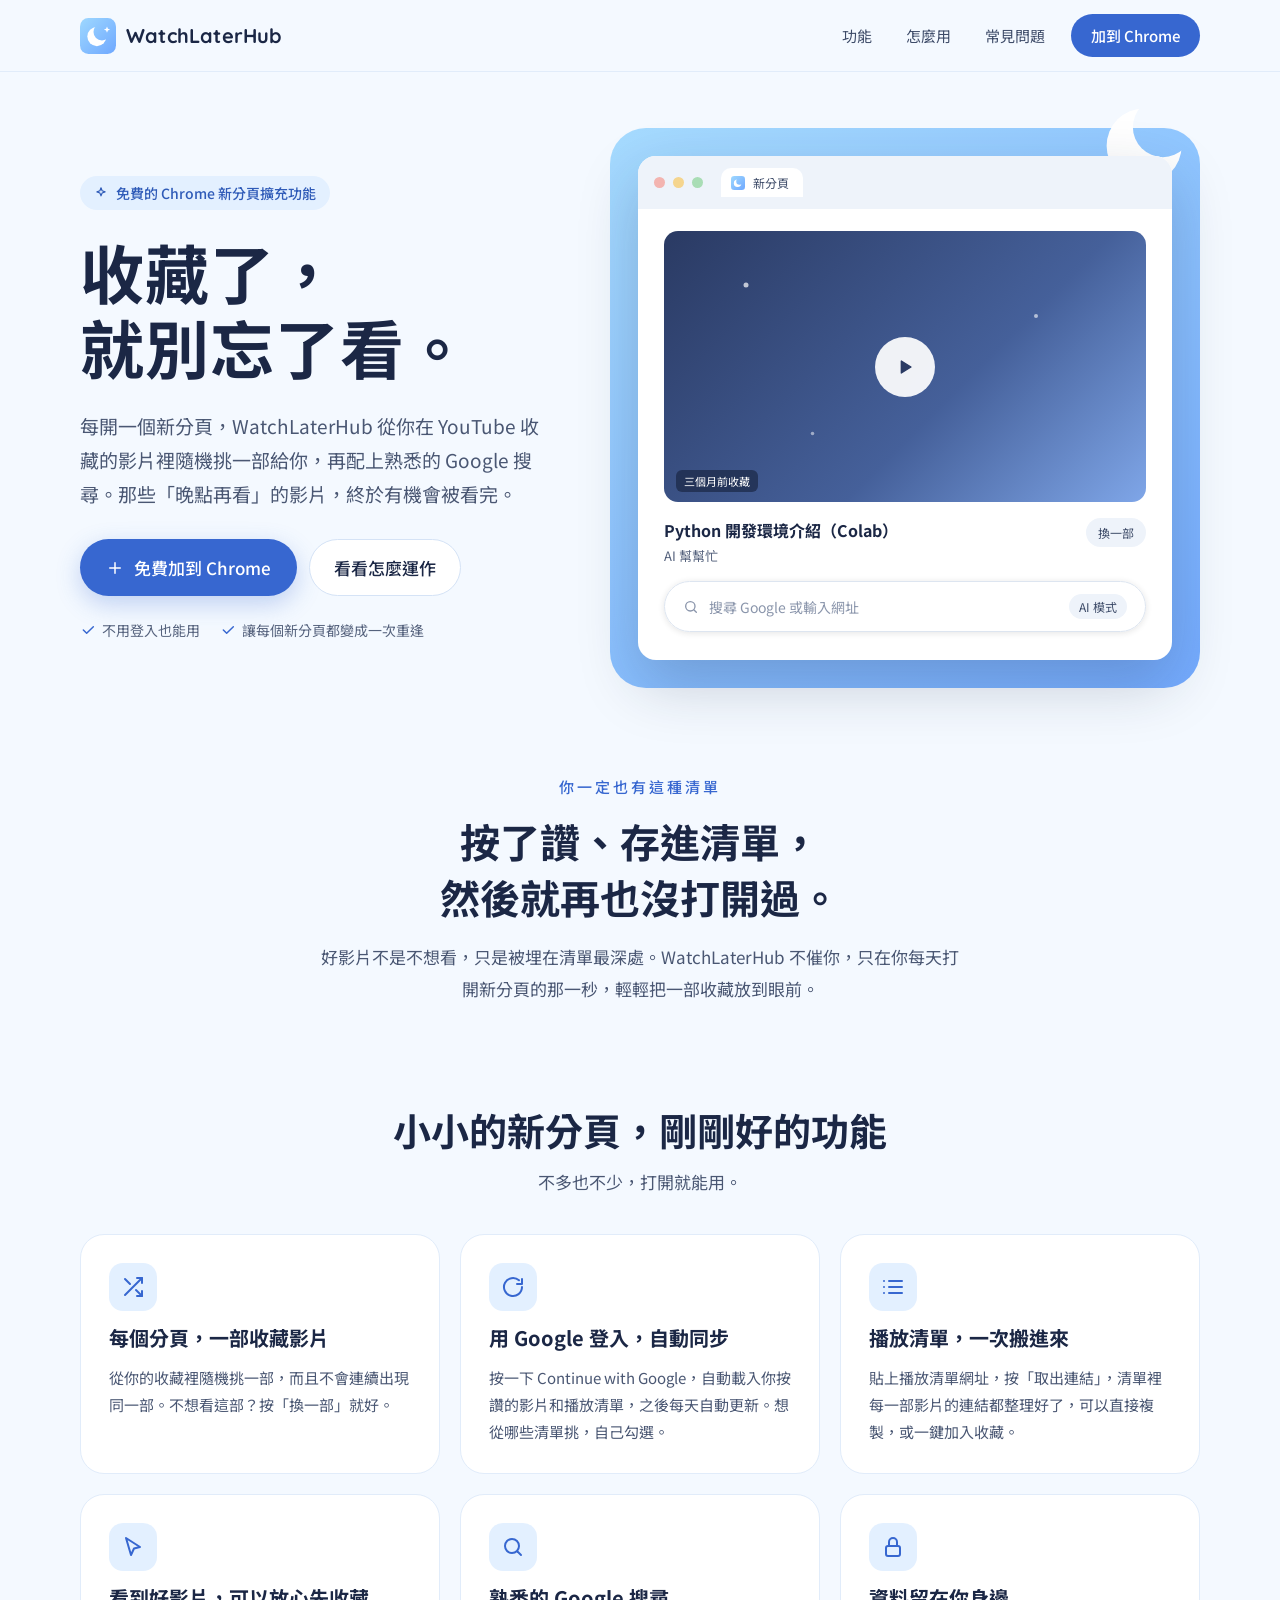
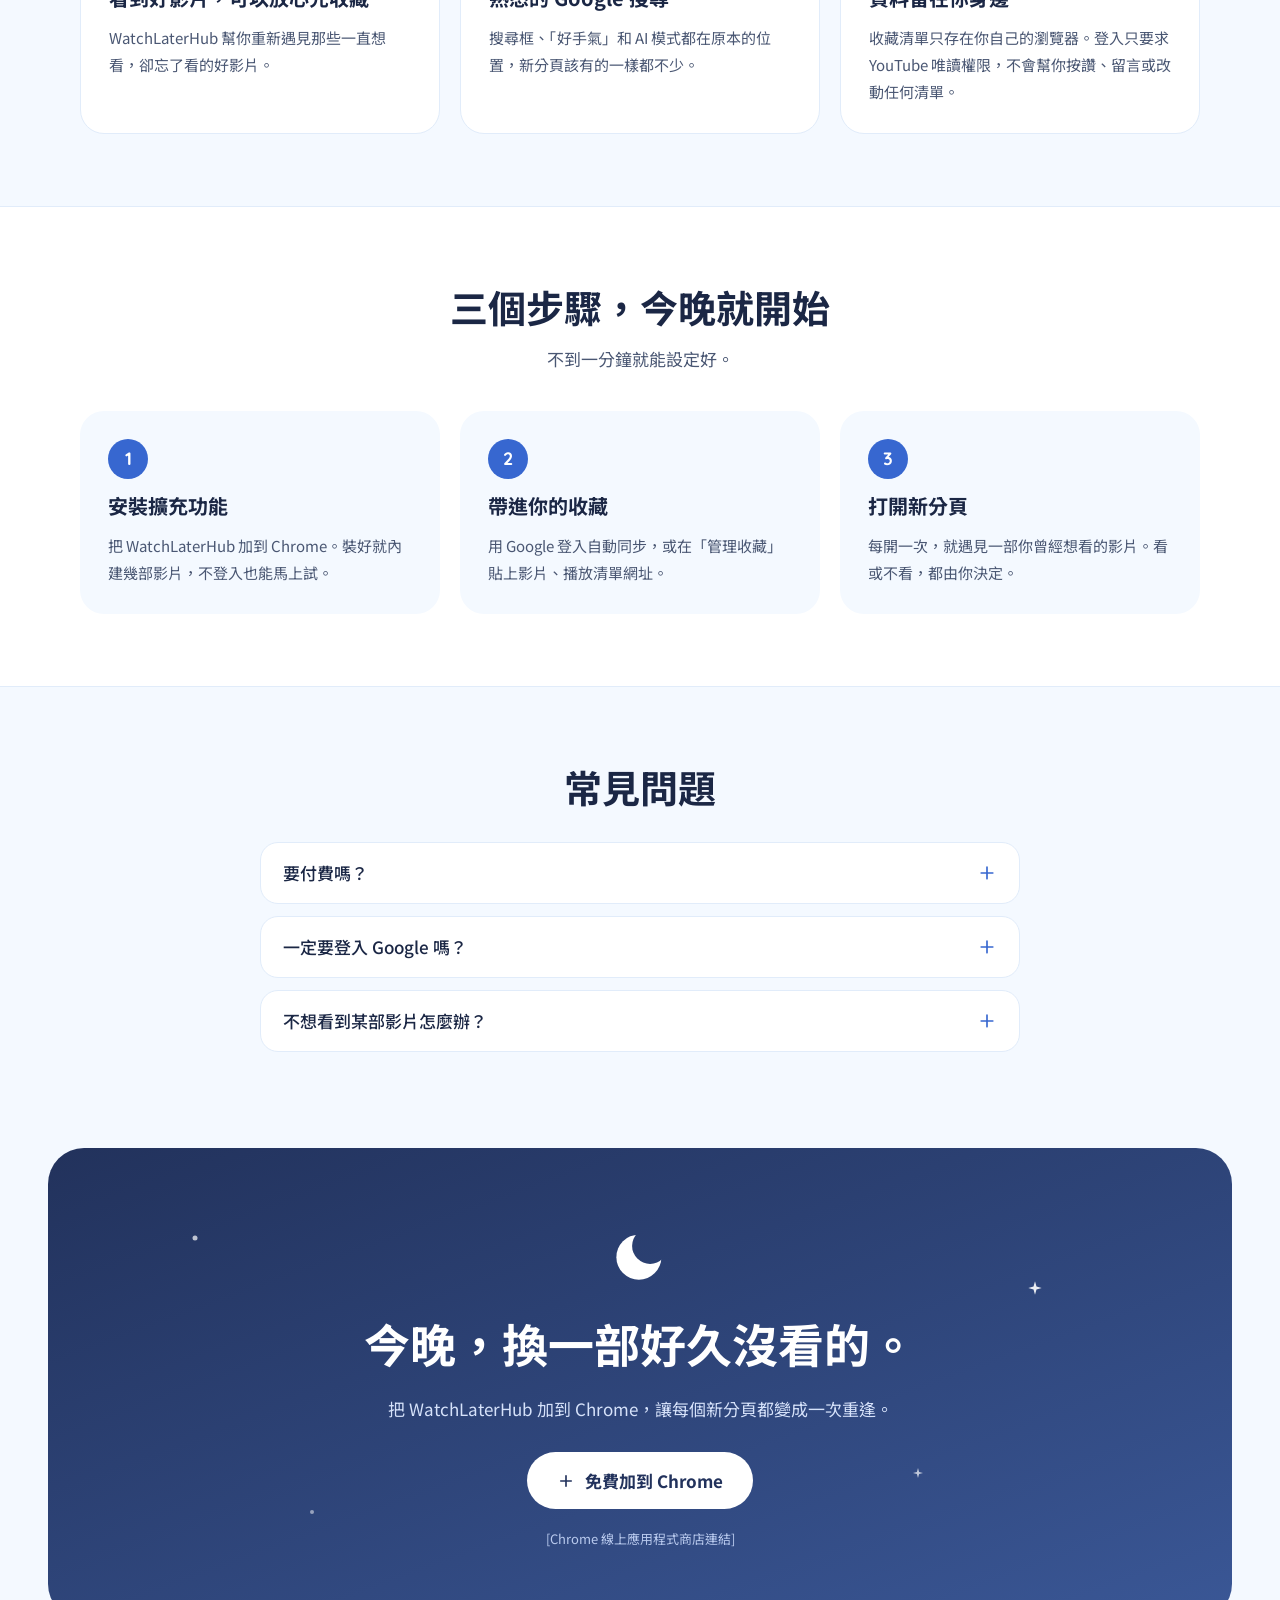
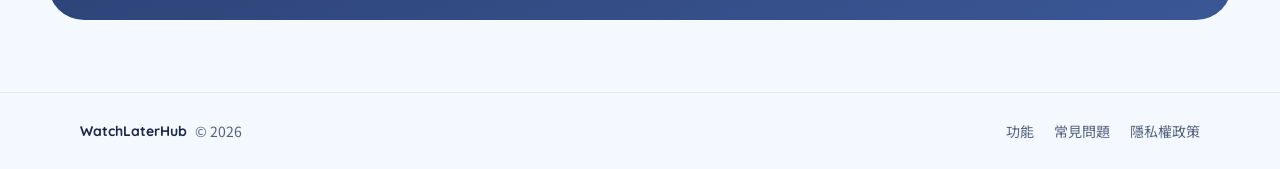
<file: index.html>
<!doctype html>
<html lang="zh-Hant">
<head>
<meta charset="utf-8">
<meta name="viewport" content="width=device-width, initial-scale=1">
<meta name="google-site-verification" content="gFuLxtRhAPD3qSdHiKVdbYt2AKBMPWnvdSPbg5l4kzE" />
<title>WatchLaterHub｜收藏了，就別忘了看</title>
<meta name="description" content="每開一個新分頁，WatchLaterHub 從你在 YouTube 收藏的影片裡隨機挑一部給你，再配上熟悉的 Google 搜尋。免費、開源的 Chrome 擴充功能。">
<meta property="og:title" content="WatchLaterHub｜收藏了，就別忘了看">
<meta property="og:description" content="每開一個新分頁，WatchLaterHub 從你在 YouTube 收藏的影片裡隨機挑一部給你，再配上熟悉的 Google 搜尋。免費、開源的 Chrome 擴充功能。">
<meta property="og:type" content="website">
<meta property="og:image" content="icon128.png">
<link rel="icon" type="image/png" sizes="32x32" href="icon32.png">
<link rel="icon" type="image/png" sizes="16x16" href="icon16.png">
<link rel="apple-touch-icon" href="icon128.png">
<link rel="preconnect" href="https://fonts.googleapis.com">
<link rel="preconnect" href="https://fonts.gstatic.com" crossorigin>
<link rel="stylesheet" href="https://fonts.googleapis.com/css2?family=Noto+Sans+TC:wght@400;500;700&amp;family=Quicksand:wght@600;700&amp;display=swap">
<style>
html{scroll-behavior:smooth}
body{margin:0;background:#F4F9FF;color:#1B2745;font-family:"Noto Sans TC","PingFang TC",sans-serif;-webkit-font-smoothing:antialiased}
a{color:#3767D0}a:hover{color:#2A52A8}
details summary{list-style:none;cursor:pointer}
details summary::-webkit-details-marker{display:none}
details[open] .faq-plus{transform:rotate(45deg)}
.faq-plus{transition:transform .2s}
@media (max-width:640px){.nav-link{display:none}nav{padding:12px 16px !important;flex-wrap:nowrap !important}}
</style>
</head>
<body>
<div style="min-height: 100vh; display: flex; flex-direction: column; background: #F4F9FF;">

<!-- 導覽列 -->
<header style="position: sticky; top: 0; z-index: 5; background: rgba(244, 249, 255, 0.88); backdrop-filter: blur(10px); border-bottom: 1px solid #E1ECFA;">
<nav style="max-width: 1120px; margin: 0 auto; padding: 14px 24px; display: flex; align-items: center; justify-content: space-between; gap: 16px; flex-wrap: wrap;">
<a href="#top" style="display: flex; align-items: center; gap: 10px; text-decoration: none; color: #1B2745;">
<svg width="36" height="36" viewBox="0 0 128 128" aria-hidden="true"><defs><linearGradient id="lg1" x1="0" y1="0" x2="1" y2="1"><stop offset="0" stop-color="#9ED8FF"></stop><stop offset="1" stop-color="#6FA8FF"></stop></linearGradient><mask id="mk1"><rect width="128" height="128" fill="#fff"></rect><circle cx="78" cy="50" r="30" fill="#000"></circle></mask></defs><rect width="128" height="128" rx="30" fill="url(#lg1)"></rect><circle cx="60" cy="66" r="34" fill="#fff" mask="url(#mk1)"></circle><path d="M96 30 l3.2 7.8 7.8 3.2 -7.8 3.2 -3.2 7.8 -3.2 -7.8 -7.8 -3.2 7.8 -3.2 Z" fill="#fff"></path></svg>
<span style="font-family: Quicksand, sans-serif; font-weight: 700; font-size: 20px; letter-spacing: 0.2px;">WatchLaterHub</span>
</a>
<div style="display: flex; align-items: center; gap: 6px; flex-wrap: wrap;">
<a class="nav-link" href="#features" style="padding: 10px 14px; border-radius: 999px; text-decoration: none; color: #3D4B68; font-size: 15px;">功能</a>
<a class="nav-link" href="#how" style="padding: 10px 14px; border-radius: 999px; text-decoration: none; color: #3D4B68; font-size: 15px;">怎麼用</a>
<a class="nav-link" href="#faq" style="padding: 10px 14px; border-radius: 999px; text-decoration: none; color: #3D4B68; font-size: 15px;">常見問題</a>
<a href="#install" style="margin-left: 6px; padding: 11px 20px; border-radius: 999px; background: #3767D0; color: #FFFFFF; text-decoration: none; font-size: 15px; font-weight: 500;">加到 Chrome</a>
</div>
</nav>
</header>

<!-- 主視覺 -->
<section id="top" style="padding: 56px 24px 40px;">
<div style="max-width: 1120px; margin: 0 auto; display: flex; flex-wrap: wrap; align-items: center; gap: 56px;">
<div style="flex: 1 1 400px; display: flex; flex-direction: column; gap: 24px;">
<div style="align-self: flex-start; display: flex; align-items: center; gap: 8px; padding: 7px 14px; border-radius: 999px; background: #E3F0FF; color: #2F5BB8; font-size: 14px; font-weight: 500;">
<svg width="14" height="14" viewBox="0 0 24 24" fill="none" stroke="currentColor" stroke-width="2" stroke-linecap="round" stroke-linejoin="round" aria-hidden="true"><path d="M12 3l1.9 5.1L19 10l-5.1 1.9L12 17l-1.9-5.1L5 10l5.1-1.9z"></path></svg>
免費的 Chrome 新分頁擴充功能
</div>
<h1 style="margin: 0; font-size: clamp(38px, 5.6vw, 64px); line-height: 1.18; font-weight: 700; letter-spacing: 1px;">收藏了，<br>就別忘了看。</h1>
<p style="margin: 0; max-width: 520px; font-size: 19px; line-height: 1.8; color: #4A5773;">每開一個新分頁，WatchLaterHub 從你在 YouTube 收藏的影片裡隨機挑一部給你，再配上熟悉的 Google 搜尋。那些「晚點再看」的影片，終於有機會被看完。</p>
<div style="display: flex; flex-wrap: wrap; gap: 12px; margin-top: 4px;">
<a href="#install" style="display: flex; align-items: center; gap: 10px; padding: 15px 26px; border-radius: 999px; background: #3767D0; color: #FFFFFF; text-decoration: none; font-size: 17px; font-weight: 500; box-shadow: 0 8px 24px rgba(55, 103, 208, 0.28);">
<svg width="18" height="18" viewBox="0 0 24 24" fill="none" stroke="currentColor" stroke-width="2" stroke-linecap="round" stroke-linejoin="round" aria-hidden="true"><path d="M12 5v14M5 12h14"></path></svg>
免費加到 Chrome
</a>
<a href="#how" style="display: flex; align-items: center; padding: 15px 24px; border-radius: 999px; background: #FFFFFF; color: #1B2745; text-decoration: none; font-size: 17px; font-weight: 500; border: 1px solid #D5E3F6;">看看怎麼運作</a>
</div>
<div style="display: flex; flex-wrap: wrap; gap: 20px; color: #55627D; font-size: 14px;">
<span style="display: flex; align-items: center; gap: 6px;"><svg width="16" height="16" viewBox="0 0 24 24" fill="none" stroke="#3767D0" stroke-width="2.2" stroke-linecap="round" stroke-linejoin="round" aria-hidden="true"><path d="M5 12l5 5L20 7"></path></svg>不用登入也能用</span>
<span style="display: flex; align-items: center; gap: 6px;"><svg width="16" height="16" viewBox="0 0 24 24" fill="none" stroke="#3767D0" stroke-width="2.2" stroke-linecap="round" stroke-linejoin="round" aria-hidden="true"><path d="M5 12l5 5L20 7"></path></svg>讓每個新分頁都變成一次重逢</span>
</div>
</div>

<!-- 新分頁示意 -->
<div style="flex: 1 1 460px; position: relative; padding: 28px; border-radius: 36px; background: linear-gradient(145deg, #A6DBFF 0%, #74ABFF 100%);">
<svg width="120" height="120" viewBox="0 0 128 128" aria-hidden="true" style="position: absolute; top: -44px; right: -6px;"><defs><mask id="mk2"><rect width="128" height="128" fill="#fff"></rect><circle cx="82" cy="46" r="32" fill="#000"></circle></mask></defs><circle cx="62" cy="66" r="40" fill="#FFFFFF" mask="url(#mk2)"></circle></svg>
<svg width="18" height="18" viewBox="0 0 24 24" aria-hidden="true" style="position: absolute; top: 34px; left: 30px;"><path d="M12 2l2.2 7.8L22 12l-7.8 2.2L12 22l-2.2-7.8L2 12l7.8-2.2z" fill="#FFFFFF"></path></svg>
<svg width="12" height="12" viewBox="0 0 24 24" aria-hidden="true" style="position: absolute; bottom: 30px; right: 36px;"><path d="M12 2l2.2 7.8L22 12l-7.8 2.2L12 22l-2.2-7.8L2 12l7.8-2.2z" fill="#FFFFFF"></path></svg>
<div style="position: relative; z-index: 1; border-radius: 18px; background: #FFFFFF; overflow: hidden; box-shadow: 0 24px 60px rgba(27, 39, 69, 0.22);">
<div style="display: flex; align-items: center; gap: 8px; padding: 12px 16px; background: #EEF3FA;">
<span style="width: 11px; height: 11px; border-radius: 50%; background: #F3B4B0;"></span>
<span style="width: 11px; height: 11px; border-radius: 50%; background: #F5D58E;"></span>
<span style="width: 11px; height: 11px; border-radius: 50%; background: #A9DDB5;"></span>
<div style="margin-left: 10px; display: flex; align-items: center; gap: 8px; padding: 6px 14px 6px 10px; border-radius: 10px 10px 0 0; background: #FFFFFF; font-size: 12px; color: #3D4B68;">
<svg width="14" height="14" viewBox="0 0 128 128" aria-hidden="true"><defs><linearGradient id="lg3" x1="0" y1="0" x2="1" y2="1"><stop offset="0" stop-color="#9ED8FF"></stop><stop offset="1" stop-color="#6FA8FF"></stop></linearGradient><mask id="mk3"><rect width="128" height="128" fill="#fff"></rect><circle cx="78" cy="50" r="30" fill="#000"></circle></mask></defs><rect width="128" height="128" rx="30" fill="url(#lg3)"></rect><circle cx="60" cy="66" r="34" fill="#fff" mask="url(#mk3)"></circle></svg>
新分頁
</div>
</div>
<div style="padding: 22px 26px 28px; display: flex; flex-direction: column; gap: 16px;">
<div style="position: relative; aspect-ratio: 16 / 9; border-radius: 14px; background: linear-gradient(135deg, #2A3A63 0%, #45609A 60%, #7FA6E8 100%); display: flex; align-items: center; justify-content: center; overflow: hidden;">
<svg width="10" height="10" viewBox="0 0 24 24" aria-hidden="true" style="position: absolute; top: 18%; left: 16%;"><circle cx="12" cy="12" r="6" fill="#FFFFFF" opacity="0.7"></circle></svg>
<svg width="8" height="8" viewBox="0 0 24 24" aria-hidden="true" style="position: absolute; top: 30%; right: 22%;"><circle cx="12" cy="12" r="6" fill="#FFFFFF" opacity="0.6"></circle></svg>
<svg width="7" height="7" viewBox="0 0 24 24" aria-hidden="true" style="position: absolute; bottom: 24%; left: 30%;"><circle cx="12" cy="12" r="6" fill="#FFFFFF" opacity="0.5"></circle></svg>
<div style="width: 60px; height: 60px; border-radius: 50%; background: rgba(255, 255, 255, 0.92); display: flex; align-items: center; justify-content: center;">
<svg width="22" height="22" viewBox="0 0 24 24" aria-hidden="true"><path d="M8 5.5v13l10.5-6.5z" fill="#2A3A63" stroke="#2A3A63" stroke-width="1.5" stroke-linejoin="round"></path></svg>
</div>
<span style="position: absolute; left: 12px; bottom: 10px; padding: 3px 8px; border-radius: 6px; background: rgba(27, 39, 69, 0.7); color: #FFFFFF; font-size: 11px;">三個月前收藏</span>
</div>
<div style="display: flex; align-items: flex-start; justify-content: space-between; gap: 12px;">
<div style="display: flex; flex-direction: column; gap: 4px;">
<span style="font-size: 16px; font-weight: 700; color: #1B2745;">Python 開發環境介紹（Colab）</span>
<span style="font-size: 13px; color: #55627D;">AI 幫幫忙</span>
</div>
<span style="flex: none; padding: 6px 12px; border-radius: 999px; background: #EEF3FA; font-size: 12px; color: #3D4B68;">換一部</span>
</div>
<div style="display: flex; align-items: center; gap: 10px; padding: 12px 18px; border-radius: 999px; border: 1px solid #DDE5F0; box-shadow: 0 1px 6px rgba(32, 33, 36, 0.12); color: #8A95AB; font-size: 14px;">
<svg width="16" height="16" viewBox="0 0 24 24" fill="none" stroke="#8A95AB" stroke-width="2" stroke-linecap="round" aria-hidden="true"><circle cx="11" cy="11" r="7"></circle><path d="M20 20l-3.5-3.5"></path></svg>
<span style="flex: 1;">搜尋 Google 或輸入網址</span>
<span style="padding: 4px 10px; border-radius: 999px; background: #EEF3FA; color: #3D4B68; font-size: 12px;">AI 模式</span>
</div>
</div>
</div>
</div>
</div>
</section>

<!-- 共鳴 -->
<section style="padding: 48px 24px;">
<div style="max-width: 880px; margin: 0 auto; text-align: center; display: flex; flex-direction: column; gap: 16px; align-items: center;">
<p style="margin: 0; font-size: 15px; font-weight: 500; letter-spacing: 3px; color: #3767D0;">你一定也有這種清單</p>
<h2 style="margin: 0; font-size: clamp(28px, 3.6vw, 40px); line-height: 1.4; font-weight: 700;">按了讚、存進清單，<br>然後就再也沒打開過。</h2>
<p style="margin: 0; max-width: 640px; font-size: 17px; line-height: 1.9; color: #4A5773;">好影片不是不想看，只是被埋在清單最深處。WatchLaterHub 不催你，只在你每天打開新分頁的那一秒，輕輕把一部收藏放到眼前。</p>
</div>
</section>

<!-- 功能 -->
<section id="features" style="padding: 48px 24px 72px;">
<div style="max-width: 1120px; margin: 0 auto; display: flex; flex-direction: column; gap: 40px;">
<div style="display: flex; flex-direction: column; gap: 12px; align-items: center; text-align: center;">
<h2 style="margin: 0; font-size: clamp(28px, 3.4vw, 38px); font-weight: 700;">小小的新分頁，剛剛好的功能</h2>
<p style="margin: 0; font-size: 17px; color: #4A5773;">不多也不少，打開就能用。</p>
</div>
<div style="display: flex; flex-wrap: wrap; gap: 20px;">

<div style="flex: 1 1 300px; display: flex; flex-direction: column; gap: 12px; padding: 28px; border-radius: 24px; background: #FFFFFF; border: 1px solid #E1ECFA;">
<div style="width: 48px; height: 48px; border-radius: 14px; background: #E3F0FF; display: flex; align-items: center; justify-content: center;">
<svg width="24" height="24" viewBox="0 0 24 24" fill="none" stroke="#3767D0" stroke-width="2" stroke-linecap="round" stroke-linejoin="round" aria-hidden="true"><path d="M16 3h5v5"></path><path d="M4 20L21 3"></path><path d="M21 16v5h-5"></path><path d="M15 15l6 6"></path><path d="M4 4l5 5"></path></svg>
</div>
<h3 style="margin: 0; font-size: 20px; font-weight: 700;">每個分頁，一部收藏影片</h3>
<p style="margin: 0; font-size: 15px; line-height: 1.8; color: #4A5773;">從你的收藏裡隨機挑一部，而且不會連續出現同一部。不想看這部？按「換一部」就好。</p>
</div>

<div style="flex: 1 1 300px; display: flex; flex-direction: column; gap: 12px; padding: 28px; border-radius: 24px; background: #FFFFFF; border: 1px solid #E1ECFA;">
<div style="width: 48px; height: 48px; border-radius: 14px; background: #E3F0FF; display: flex; align-items: center; justify-content: center;">
<svg width="24" height="24" viewBox="0 0 24 24" fill="none" stroke="#3767D0" stroke-width="2" stroke-linecap="round" stroke-linejoin="round" aria-hidden="true"><path d="M21 12a9 9 0 1 1-3-6.7"></path><path d="M21 4v5h-5"></path></svg>
</div>
<h3 style="margin: 0; font-size: 20px; font-weight: 700;">用 Google 登入，自動同步</h3>
<p style="margin: 0; font-size: 15px; line-height: 1.8; color: #4A5773;">按一下 Continue with Google，自動載入你按讚的影片和播放清單，之後每天自動更新。想從哪些清單挑，自己勾選。</p>
</div>

<div style="flex: 1 1 300px; display: flex; flex-direction: column; gap: 12px; padding: 28px; border-radius: 24px; background: #FFFFFF; border: 1px solid #E1ECFA;">
<div style="width: 48px; height: 48px; border-radius: 14px; background: #E3F0FF; display: flex; align-items: center; justify-content: center;">
<svg width="24" height="24" viewBox="0 0 24 24" fill="none" stroke="#3767D0" stroke-width="2" stroke-linecap="round" stroke-linejoin="round" aria-hidden="true"><path d="M8 6h13"></path><path d="M8 12h13"></path><path d="M8 18h13"></path><path d="M3 6h.01"></path><path d="M3 12h.01"></path><path d="M3 18h.01"></path></svg>
</div>
<h3 style="margin: 0; font-size: 20px; font-weight: 700;">播放清單，一次搬進來</h3>
<p style="margin: 0; font-size: 15px; line-height: 1.8; color: #4A5773;">貼上播放清單網址，按「取出連結」，清單裡每一部影片的連結都整理好了，可以直接複製，或一鍵加入收藏。</p>
</div>

<div style="flex: 1 1 300px; display: flex; flex-direction: column; gap: 12px; padding: 28px; border-radius: 24px; background: #FFFFFF; border: 1px solid #E1ECFA;">
<div style="width: 48px; height: 48px; border-radius: 14px; background: #E3F0FF; display: flex; align-items: center; justify-content: center;">
<svg width="24" height="24" viewBox="0 0 24 24" fill="none" stroke="#3767D0" stroke-width="2" stroke-linecap="round" stroke-linejoin="round" aria-hidden="true"><path d="M5 3l14 9-6 1.5L10 20z"></path></svg>
</div>
<h3 style="margin: 0; font-size: 20px; font-weight: 700;">看到好影片，可以放心先收藏</h3>
<p style="margin: 0; font-size: 15px; line-height: 1.8; color: #4A5773;"> WatchLaterHub 幫你重新遇見那些一直想看，卻忘了看的好影片。</p>
</div>

<div style="flex: 1 1 300px; display: flex; flex-direction: column; gap: 12px; padding: 28px; border-radius: 24px; background: #FFFFFF; border: 1px solid #E1ECFA;">
<div style="width: 48px; height: 48px; border-radius: 14px; background: #E3F0FF; display: flex; align-items: center; justify-content: center;">
<svg width="24" height="24" viewBox="0 0 24 24" fill="none" stroke="#3767D0" stroke-width="2" stroke-linecap="round" aria-hidden="true"><circle cx="11" cy="11" r="7"></circle><path d="M20 20l-3.5-3.5"></path></svg>
</div>
<h3 style="margin: 0; font-size: 20px; font-weight: 700;">熟悉的 Google 搜尋</h3>
<p style="margin: 0; font-size: 15px; line-height: 1.8; color: #4A5773;">搜尋框、「好手氣」和 AI 模式都在原本的位置，新分頁該有的一樣都不少。</p>
</div>

<div style="flex: 1 1 300px; display: flex; flex-direction: column; gap: 12px; padding: 28px; border-radius: 24px; background: #FFFFFF; border: 1px solid #E1ECFA;">
<div style="width: 48px; height: 48px; border-radius: 14px; background: #E3F0FF; display: flex; align-items: center; justify-content: center;">
<svg width="24" height="24" viewBox="0 0 24 24" fill="none" stroke="#3767D0" stroke-width="2" stroke-linecap="round" stroke-linejoin="round" aria-hidden="true"><rect x="5" y="11" width="14" height="10" rx="2"></rect><path d="M8 11V7a4 4 0 0 1 8 0v4"></path></svg>
</div>
<h3 style="margin: 0; font-size: 20px; font-weight: 700;">資料留在你身邊</h3>
<p style="margin: 0; font-size: 15px; line-height: 1.8; color: #4A5773;">收藏清單只存在你自己的瀏覽器。登入只要求 YouTube 唯讀權限，不會幫你按讚、留言或改動任何清單。</p>
</div>

</div>
</div>
</section>

<!-- 怎麼用 -->
<section id="how" style="padding: 72px 24px; background: #FFFFFF; border-top: 1px solid #E1ECFA; border-bottom: 1px solid #E1ECFA;">
<div style="max-width: 1120px; margin: 0 auto; display: flex; flex-direction: column; gap: 40px;">
<div style="display: flex; flex-direction: column; gap: 12px; align-items: center; text-align: center;">
<h2 style="margin: 0; font-size: clamp(28px, 3.4vw, 38px); font-weight: 700;">三個步驟，今晚就開始</h2>
<p style="margin: 0; font-size: 17px; color: #4A5773;">不到一分鐘就能設定好。</p>
</div>
<div style="display: flex; flex-wrap: wrap; gap: 20px;">
<div style="flex: 1 1 280px; display: flex; flex-direction: column; gap: 12px; padding: 28px; border-radius: 24px; background: #F4F9FF;">
<span style="width: 40px; height: 40px; border-radius: 50%; background: #3767D0; color: #FFFFFF; display: flex; align-items: center; justify-content: center; font-family: Quicksand, sans-serif; font-weight: 700; font-size: 18px;">1</span>
<h3 style="margin: 0; font-size: 20px; font-weight: 700;">安裝擴充功能</h3>
<p style="margin: 0; font-size: 15px; line-height: 1.8; color: #4A5773;">把 WatchLaterHub 加到 Chrome。裝好就內建幾部影片，不登入也能馬上試。</p>
</div>
<div style="flex: 1 1 280px; display: flex; flex-direction: column; gap: 12px; padding: 28px; border-radius: 24px; background: #F4F9FF;">
<span style="width: 40px; height: 40px; border-radius: 50%; background: #3767D0; color: #FFFFFF; display: flex; align-items: center; justify-content: center; font-family: Quicksand, sans-serif; font-weight: 700; font-size: 18px;">2</span>
<h3 style="margin: 0; font-size: 20px; font-weight: 700;">帶進你的收藏</h3>
<p style="margin: 0; font-size: 15px; line-height: 1.8; color: #4A5773;">用 Google 登入自動同步，或在「管理收藏」貼上影片、播放清單網址。</p>
</div>
<div style="flex: 1 1 280px; display: flex; flex-direction: column; gap: 12px; padding: 28px; border-radius: 24px; background: #F4F9FF;">
<span style="width: 40px; height: 40px; border-radius: 50%; background: #3767D0; color: #FFFFFF; display: flex; align-items: center; justify-content: center; font-family: Quicksand, sans-serif; font-weight: 700; font-size: 18px;">3</span>
<h3 style="margin: 0; font-size: 20px; font-weight: 700;">打開新分頁</h3>
<p style="margin: 0; font-size: 15px; line-height: 1.8; color: #4A5773;">每開一次，就遇見一部你曾經想看的影片。看或不看，都由你決定。</p>
</div>
</div>
</div>
</section>

<!-- 常見問題 -->
<section id="faq" style="padding: 72px 24px;">
<div style="max-width: 760px; margin: 0 auto; display: flex; flex-direction: column; gap: 28px;">
<h2 style="margin: 0; text-align: center; font-size: clamp(28px, 3.4vw, 38px); font-weight: 700;">常見問題</h2>
<div style="display: flex; flex-direction: column; gap: 12px;">
<details style="border-radius: 18px; background: #FFFFFF; border: 1px solid #E1ECFA; padding: 0 22px;">
<summary style="display: flex; align-items: center; justify-content: space-between; gap: 16px; min-height: 60px; font-size: 17px; font-weight: 500;">要付費嗎？<svg class="faq-plus" width="20" height="20" viewBox="0 0 24 24" fill="none" stroke="#3767D0" stroke-width="2" stroke-linecap="round" aria-hidden="true"><path d="M12 5v14M5 12h14"></path></svg></summary>
<p style="margin: 0 0 20px; font-size: 15px; line-height: 1.8; color: #4A5773;">完全免費。</p>
</details>
<details style="border-radius: 18px; background: #FFFFFF; border: 1px solid #E1ECFA; padding: 0 22px;">
<summary style="display: flex; align-items: center; justify-content: space-between; gap: 16px; min-height: 60px; font-size: 17px; font-weight: 500;">一定要登入 Google 嗎？<svg class="faq-plus" width="20" height="20" viewBox="0 0 24 24" fill="none" stroke="#3767D0" stroke-width="2" stroke-linecap="round" aria-hidden="true"><path d="M12 5v14M5 12h14"></path></svg></summary>
<p style="margin: 0 0 20px; font-size: 15px; line-height: 1.8; color: #4A5773;">不用。你可以手動貼上影片網址，也可以用播放清單網址一次匯入。</p>
</details>
<details style="border-radius: 18px; background: #FFFFFF; border: 1px solid #E1ECFA; padding: 0 22px;">
<summary style="display: flex; align-items: center; justify-content: space-between; gap: 16px; min-height: 60px; font-size: 17px; font-weight: 500;">不想看到某部影片怎麼辦？<svg class="faq-plus" width="20" height="20" viewBox="0 0 24 24" fill="none" stroke="#3767D0" stroke-width="2" stroke-linecap="round" aria-hidden="true"><path d="M12 5v14M5 12h14"></path></svg></summary>
<p style="margin: 0 0 20px; font-size: 15px; line-height: 1.8; color: #4A5773;">在「管理收藏」裡按影片旁的 ✕ 就能移除；也可以取消勾選整個播放清單，不再從那裡挑影片。</p>
</details>
</div>
</div>
</section>

<!-- 行動呼籲：夜空 -->
<section id="install" style="padding: 24px 24px 72px;">
<div style="position: relative; max-width: 1120px; margin: 0 auto; padding: 72px 32px; border-radius: 36px; background: linear-gradient(160deg, #22325C 0%, #3A5796 100%); color: #FFFFFF; text-align: center; overflow: hidden; display: flex; flex-direction: column; align-items: center; gap: 20px;">
<svg width="10" height="10" viewBox="0 0 24 24" aria-hidden="true" style="position: absolute; top: 18%; left: 12%;"><circle cx="12" cy="12" r="6" fill="#FFFFFF" opacity="0.7"></circle></svg>
<svg width="16" height="16" viewBox="0 0 24 24" aria-hidden="true" style="position: absolute; top: 28%; right: 16%;"><path d="M12 2l2.2 7.8L22 12l-7.8 2.2L12 22l-2.2-7.8L2 12l7.8-2.2z" fill="#FFFFFF" opacity="0.9"></path></svg>
<svg width="8" height="8" viewBox="0 0 24 24" aria-hidden="true" style="position: absolute; bottom: 22%; left: 22%;"><circle cx="12" cy="12" r="6" fill="#FFFFFF" opacity="0.5"></circle></svg>
<svg width="12" height="12" viewBox="0 0 24 24" aria-hidden="true" style="position: absolute; bottom: 30%; right: 26%;"><path d="M12 2l2.2 7.8L22 12l-7.8 2.2L12 22l-2.2-7.8L2 12l7.8-2.2z" fill="#FFFFFF" opacity="0.7"></path></svg>
<svg width="72" height="72" viewBox="0 0 128 128" aria-hidden="true"><defs><mask id="mk4"><rect width="128" height="128" fill="#fff"></rect><circle cx="82" cy="46" r="32" fill="#000"></circle></mask></defs><circle cx="62" cy="66" r="40" fill="#FFFFFF" mask="url(#mk4)"></circle></svg>
<h2 style="margin: 0; font-size: clamp(30px, 4vw, 46px); line-height: 1.35; font-weight: 700;">今晚，換一部好久沒看的。</h2>
<p style="margin: 0; max-width: 520px; font-size: 17px; line-height: 1.8; color: #D6E2FA;">把 WatchLaterHub 加到 Chrome，讓每個新分頁都變成一次重逢。</p>
<a href="#" style="margin-top: 8px; display: flex; align-items: center; gap: 10px; padding: 16px 30px; border-radius: 999px; background: #FFFFFF; color: #22325C; text-decoration: none; font-size: 17px; font-weight: 700;">
<svg width="18" height="18" viewBox="0 0 24 24" fill="none" stroke="currentColor" stroke-width="2.2" stroke-linecap="round" stroke-linejoin="round" aria-hidden="true"><path d="M12 5v14M5 12h14"></path></svg>
免費加到 Chrome
</a>
<span style="font-size: 13px; color: #B9CAEE;">[Chrome 線上應用程式商店連結]</span>
</div>
</section>

<!-- 頁尾 -->
<footer style="margin-top: auto; border-top: 1px solid #E1ECFA;">
<div style="max-width: 1120px; margin: 0 auto; padding: 28px 24px; display: flex; flex-wrap: wrap; align-items: center; justify-content: space-between; gap: 16px; font-size: 14px; color: #55627D;">
<span style="display: flex; align-items: center; gap: 8px;"><span style="font-family: Quicksand, sans-serif; font-weight: 700; color: #1B2745;">WatchLaterHub</span>© 2026</span>
<div style="display: flex; gap: 20px; flex-wrap: wrap;">
<a href="#features" style="color: #55627D; text-decoration: none;">功能</a>
<a href="#faq" style="color: #55627D; text-decoration: none;">常見問題</a>
<a href="privacy.html" style="color: #55627D; text-decoration: none;">隱私權政策</a>
</div>
</div>
</footer>

</div>
</body>
</html>
</file>
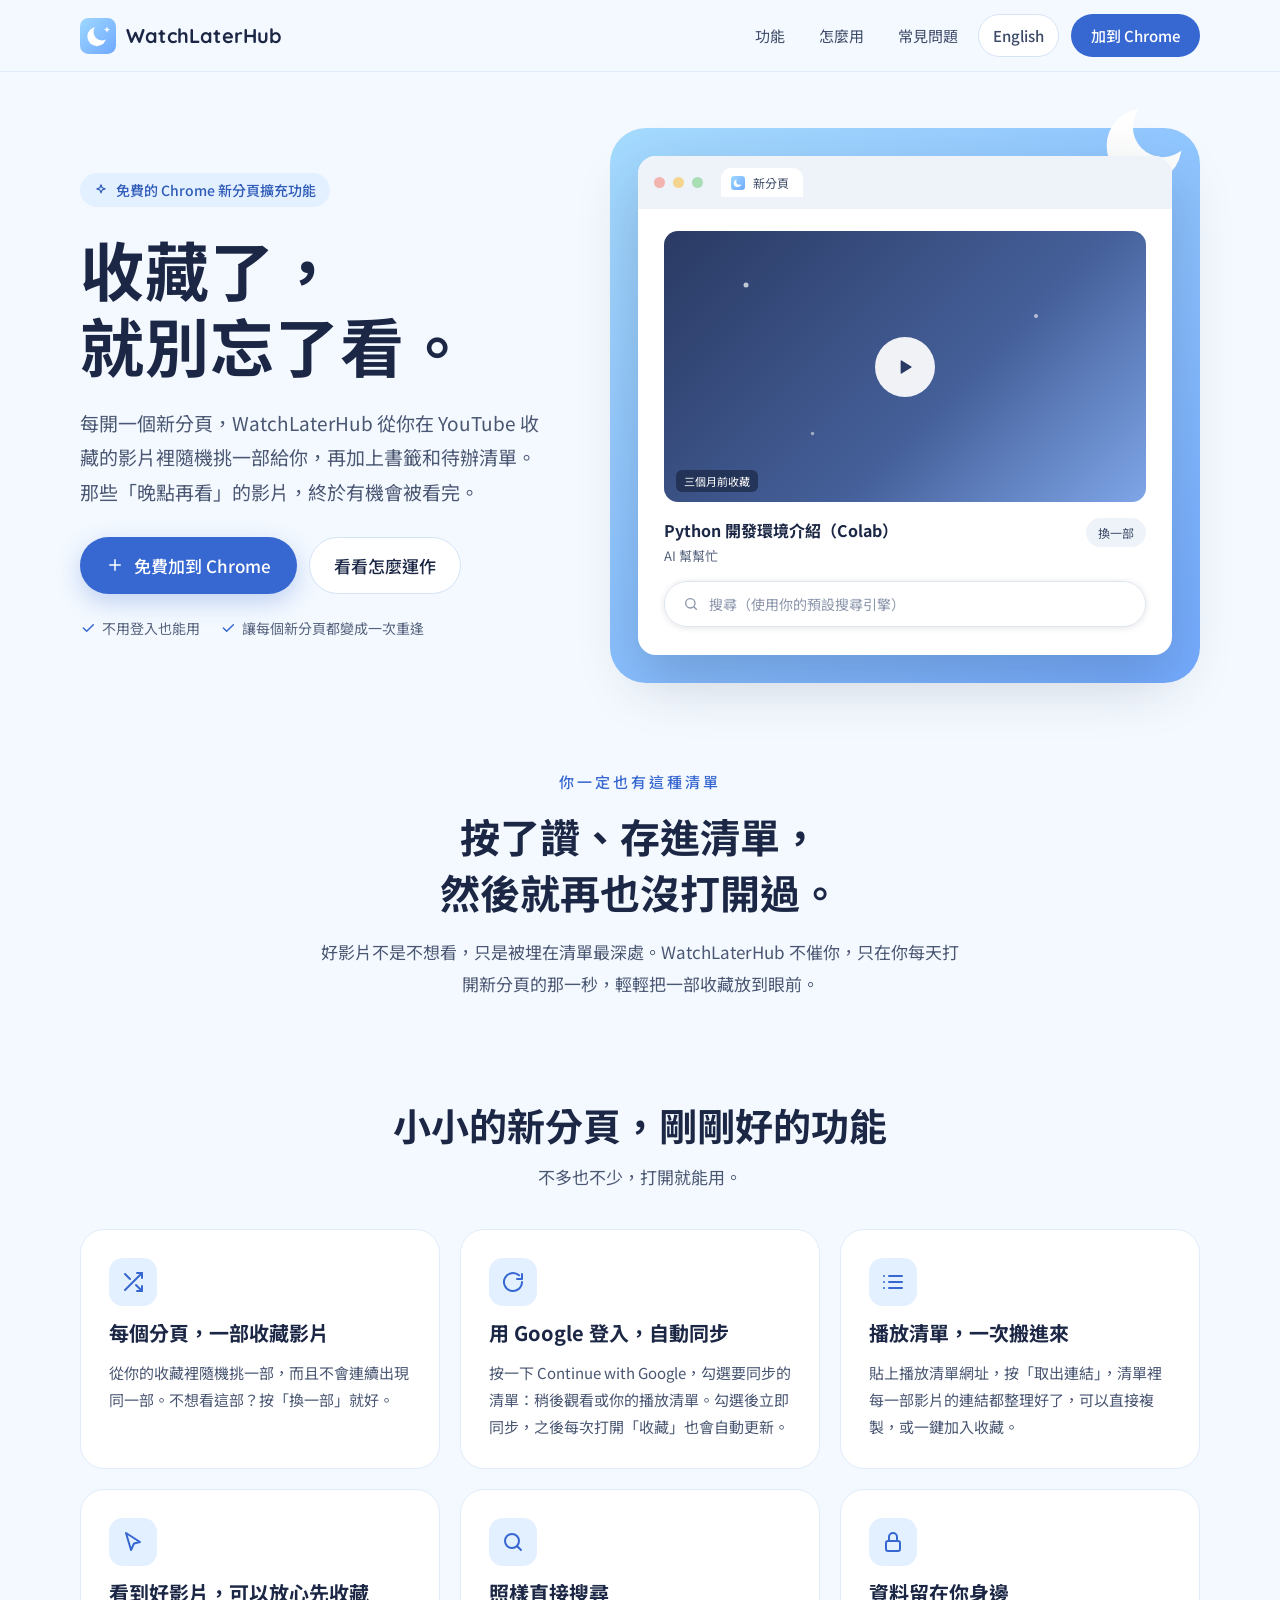
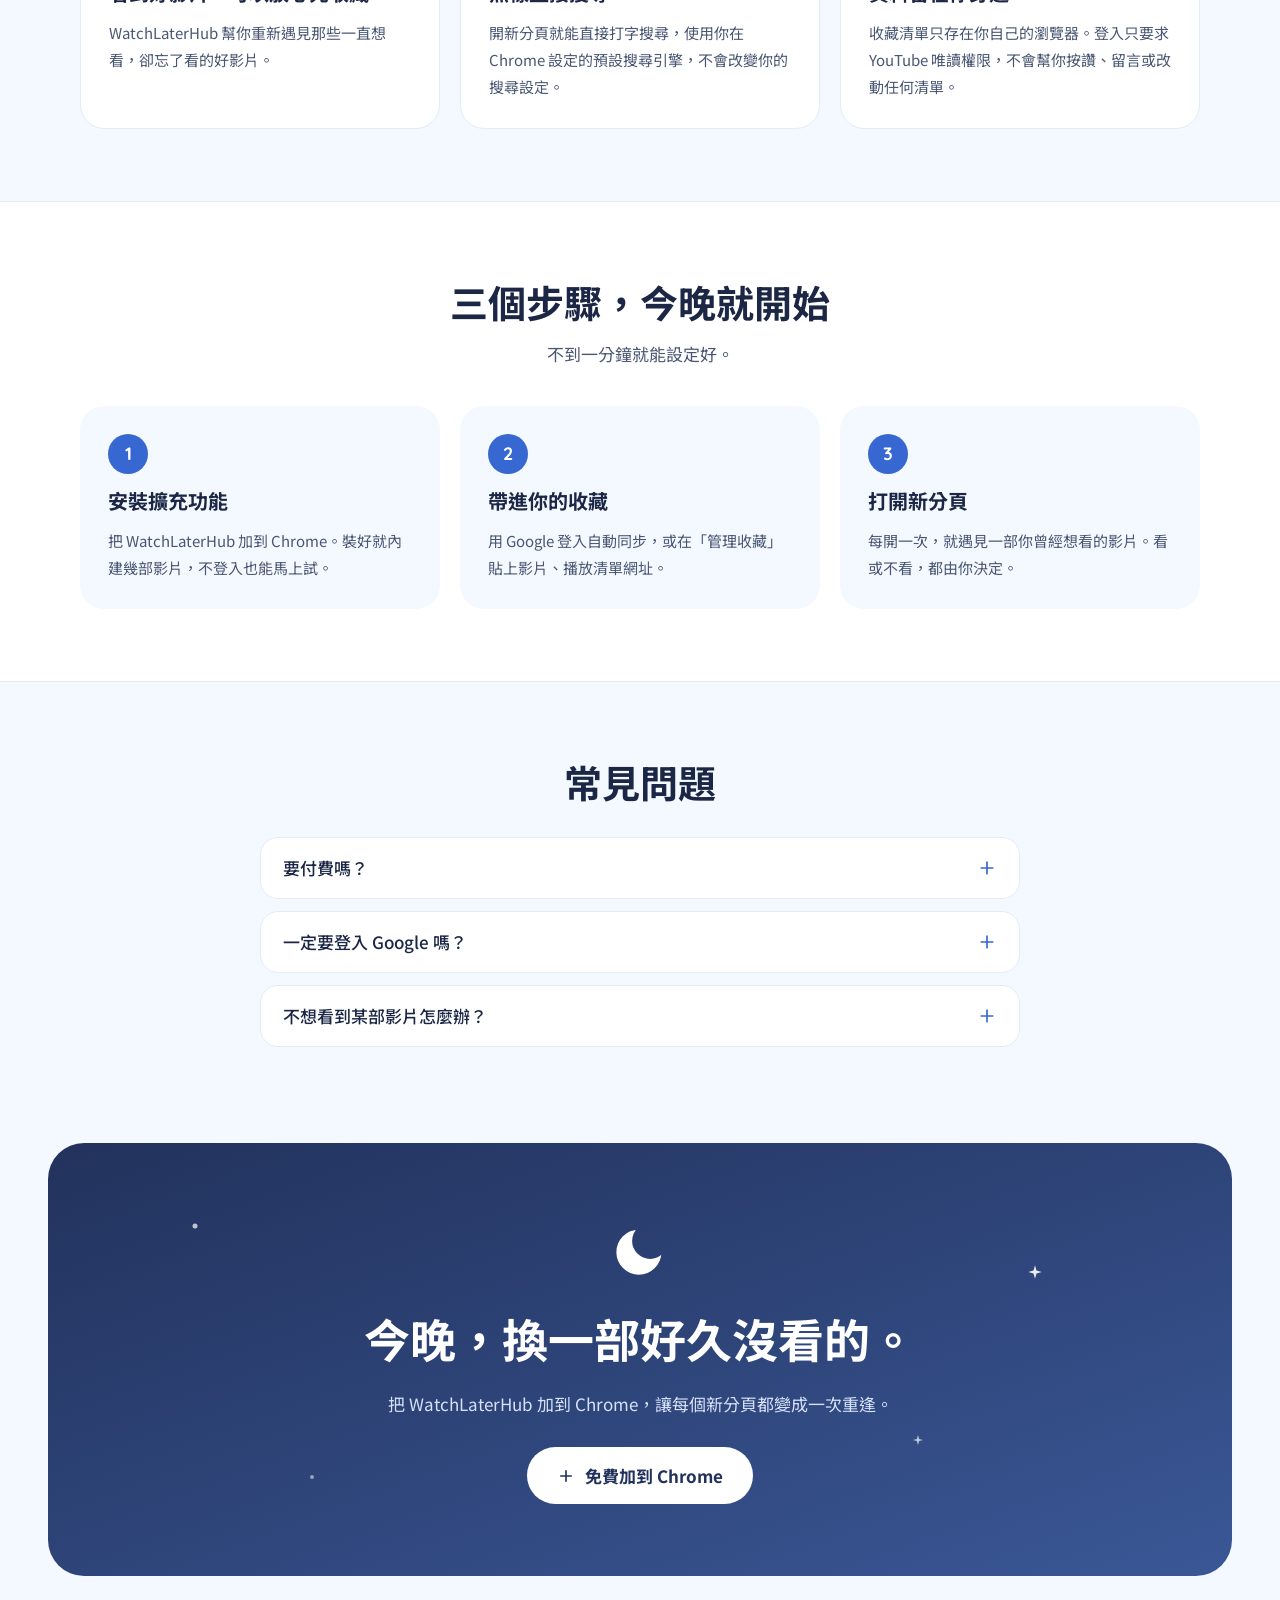
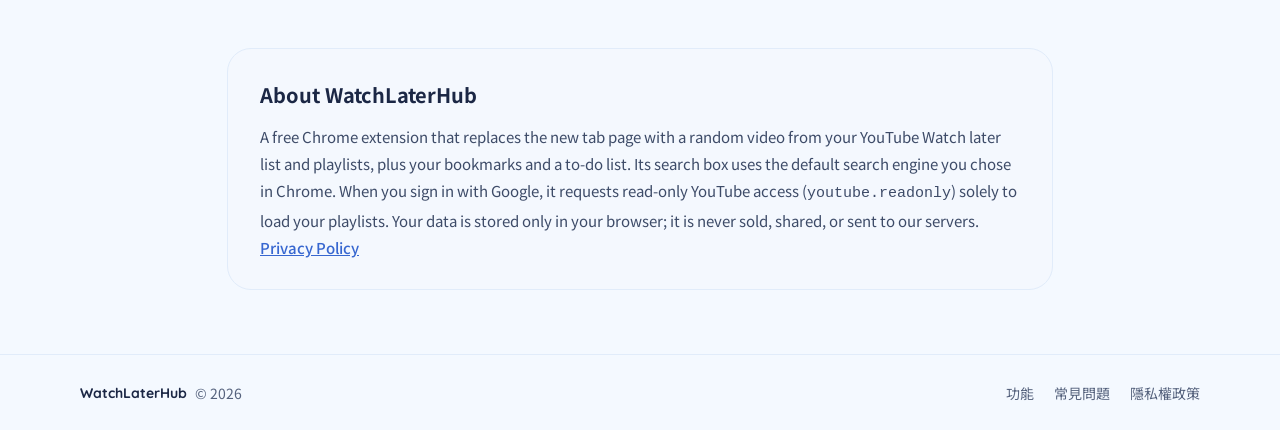
<file: docs/index.html>
<!doctype html>
<html lang="zh-Hant">
<head>
<meta charset="utf-8">
<meta name="viewport" content="width=device-width, initial-scale=1">
<meta name="google-site-verification" content="gFuLxtRhAPD3qSdHiKVdbYt2AKBMPWnvdSPbg5l4kzE" />
<title>WatchLaterHub｜收藏了，就別忘了看</title>
<meta name="description" content="每開一個新分頁，WatchLaterHub 從你在 YouTube 收藏的影片裡隨機挑一部給你，再加上書籤和待辦清單。免費、開源的 Chrome 擴充功能。">
<meta property="og:title" content="WatchLaterHub｜收藏了，就別忘了看">
<meta property="og:description" content="每開一個新分頁，WatchLaterHub 從你在 YouTube 收藏的影片裡隨機挑一部給你，再加上書籤和待辦清單。免費、開源的 Chrome 擴充功能。">
<meta property="og:type" content="website">
<meta property="og:image" content="icon128.png">
<link rel="canonical" href="https://onepointzeroone.org/WatchLaterHub/">
<link rel="alternate" hreflang="zh-Hant" href="https://onepointzeroone.org/WatchLaterHub/">
<link rel="alternate" hreflang="en" href="https://onepointzeroone.org/WatchLaterHub/en/">
<link rel="alternate" hreflang="x-default" href="https://onepointzeroone.org/WatchLaterHub/">
<link rel="icon" type="image/png" sizes="32x32" href="icon32.png">
<link rel="icon" type="image/png" sizes="16x16" href="icon16.png">
<link rel="apple-touch-icon" href="icon128.png">
<link rel="preconnect" href="https://fonts.googleapis.com">
<link rel="preconnect" href="https://fonts.gstatic.com" crossorigin>
<link rel="stylesheet" href="https://fonts.googleapis.com/css2?family=Noto+Sans+TC:wght@400;500;700&amp;family=Quicksand:wght@600;700&amp;display=swap">
<style>
html{scroll-behavior:smooth}
body{margin:0;background:#F4F9FF;color:#1B2745;font-family:"Noto Sans TC","PingFang TC",sans-serif;-webkit-font-smoothing:antialiased}
a{color:#3767D0}a:hover{color:#2A52A8}
details summary{list-style:none;cursor:pointer}
details summary::-webkit-details-marker{display:none}
details[open] .faq-plus{transform:rotate(45deg)}
.faq-plus{transition:transform .2s}
@media (max-width:640px){.nav-link{display:none}nav{padding:12px 16px !important;flex-wrap:nowrap !important}}
.lang-short{display:none}
@media (max-width:480px){.lang-long{display:none}.lang-short{display:inline}.lang-switch{padding:8px 12px !important;font-size:14px !important}.nav-cta{margin-left:0 !important;padding:9px 14px !important;font-size:14px !important;white-space:nowrap}}
@media (max-width:430px){nav a[href="#top"] span{display:none}}
</style>
</head>
<body>
<div style="min-height: 100vh; display: flex; flex-direction: column; background: #F4F9FF;">

<!-- 導覽列 -->
<header style="position: sticky; top: 0; z-index: 5; background: rgba(244, 249, 255, 0.88); backdrop-filter: blur(10px); border-bottom: 1px solid #E1ECFA;">
<nav style="max-width: 1120px; margin: 0 auto; padding: 14px 24px; display: flex; align-items: center; justify-content: space-between; gap: 16px; flex-wrap: wrap;">
<a href="#top" style="display: flex; align-items: center; gap: 10px; text-decoration: none; color: #1B2745;">
<svg width="36" height="36" viewBox="0 0 128 128" aria-hidden="true"><defs><linearGradient id="lg1" x1="0" y1="0" x2="1" y2="1"><stop offset="0" stop-color="#9ED8FF"></stop><stop offset="1" stop-color="#6FA8FF"></stop></linearGradient><mask id="mk1"><rect width="128" height="128" fill="#fff"></rect><circle cx="78" cy="50" r="30" fill="#000"></circle></mask></defs><rect width="128" height="128" rx="30" fill="url(#lg1)"></rect><circle cx="60" cy="66" r="34" fill="#fff" mask="url(#mk1)"></circle><path d="M96 30 l3.2 7.8 7.8 3.2 -7.8 3.2 -3.2 7.8 -3.2 -7.8 -7.8 -3.2 7.8 -3.2 Z" fill="#fff"></path></svg>
<span style="font-family: Quicksand, sans-serif; font-weight: 700; font-size: 20px; letter-spacing: 0.2px;">WatchLaterHub</span>
</a>
<div style="display: flex; align-items: center; gap: 6px; flex-wrap: wrap;">
<a class="nav-link" href="#features" style="padding: 10px 14px; border-radius: 999px; text-decoration: none; color: #3D4B68; font-size: 15px;">功能</a>
<a class="nav-link" href="#how" style="padding: 10px 14px; border-radius: 999px; text-decoration: none; color: #3D4B68; font-size: 15px;">怎麼用</a>
<a class="nav-link" href="#faq" style="padding: 10px 14px; border-radius: 999px; text-decoration: none; color: #3D4B68; font-size: 15px;">常見問題</a>
<a class="lang-switch" href="en/" hreflang="en" lang="en" style="padding: 10px 14px; border-radius: 999px; text-decoration: none; color: #3D4B68; font-size: 15px; font-weight: 500; border: 1px solid #D5E3F6; background: #FFFFFF;"><span class="lang-long">English</span><span class="lang-short">EN</span></a>
<a href="https://chromewebstore.google.com/detail/watchlaterhub/ijighpdloaokiflblkmmecapbmhhecbl" class="nav-cta" target="_blank" rel="noopener" style="margin-left: 6px; padding: 11px 20px; border-radius: 999px; background: #3767D0; color: #FFFFFF; text-decoration: none; font-size: 15px; font-weight: 500;">加到 Chrome</a>
</div>
</nav>
</header>

<!-- 主視覺 -->
<section id="top" style="padding: 56px 24px 40px;">
<div style="max-width: 1120px; margin: 0 auto; display: flex; flex-wrap: wrap; align-items: center; gap: 56px;">
<div style="flex: 1 1 400px; display: flex; flex-direction: column; gap: 24px;">
<div style="align-self: flex-start; display: flex; align-items: center; gap: 8px; padding: 7px 14px; border-radius: 999px; background: #E3F0FF; color: #2F5BB8; font-size: 14px; font-weight: 500;">
<svg width="14" height="14" viewBox="0 0 24 24" fill="none" stroke="currentColor" stroke-width="2" stroke-linecap="round" stroke-linejoin="round" aria-hidden="true"><path d="M12 3l1.9 5.1L19 10l-5.1 1.9L12 17l-1.9-5.1L5 10l5.1-1.9z"></path></svg>
免費的 Chrome 新分頁擴充功能
</div>
<h1 style="margin: 0; font-size: clamp(38px, 5.6vw, 64px); line-height: 1.18; font-weight: 700; letter-spacing: 1px;">收藏了，<br>就別忘了看。</h1>
<p style="margin: 0; max-width: 520px; font-size: 19px; line-height: 1.8; color: #4A5773;">每開一個新分頁，WatchLaterHub 從你在 YouTube 收藏的影片裡隨機挑一部給你，再加上書籤和待辦清單。那些「晚點再看」的影片，終於有機會被看完。</p>
<div style="display: flex; flex-wrap: wrap; gap: 12px; margin-top: 4px;">
<a href="https://chromewebstore.google.com/detail/watchlaterhub/ijighpdloaokiflblkmmecapbmhhecbl" target="_blank" rel="noopener" style="display: flex; align-items: center; gap: 10px; padding: 15px 26px; border-radius: 999px; background: #3767D0; color: #FFFFFF; text-decoration: none; font-size: 17px; font-weight: 500; box-shadow: 0 8px 24px rgba(55, 103, 208, 0.28);">
<svg width="18" height="18" viewBox="0 0 24 24" fill="none" stroke="currentColor" stroke-width="2" stroke-linecap="round" stroke-linejoin="round" aria-hidden="true"><path d="M12 5v14M5 12h14"></path></svg>
免費加到 Chrome
</a>
<a href="#how" style="display: flex; align-items: center; padding: 15px 24px; border-radius: 999px; background: #FFFFFF; color: #1B2745; text-decoration: none; font-size: 17px; font-weight: 500; border: 1px solid #D5E3F6;">看看怎麼運作</a>
</div>
<div style="display: flex; flex-wrap: wrap; gap: 20px; color: #55627D; font-size: 14px;">
<span style="display: flex; align-items: center; gap: 6px;"><svg width="16" height="16" viewBox="0 0 24 24" fill="none" stroke="#3767D0" stroke-width="2.2" stroke-linecap="round" stroke-linejoin="round" aria-hidden="true"><path d="M5 12l5 5L20 7"></path></svg>不用登入也能用</span>
<span style="display: flex; align-items: center; gap: 6px;"><svg width="16" height="16" viewBox="0 0 24 24" fill="none" stroke="#3767D0" stroke-width="2.2" stroke-linecap="round" stroke-linejoin="round" aria-hidden="true"><path d="M5 12l5 5L20 7"></path></svg>讓每個新分頁都變成一次重逢</span>
</div>
</div>

<!-- 新分頁示意 -->
<div style="flex: 1 1 460px; position: relative; padding: 28px; border-radius: 36px; background: linear-gradient(145deg, #A6DBFF 0%, #74ABFF 100%);">
<svg width="120" height="120" viewBox="0 0 128 128" aria-hidden="true" style="position: absolute; top: -44px; right: -6px;"><defs><mask id="mk2"><rect width="128" height="128" fill="#fff"></rect><circle cx="82" cy="46" r="32" fill="#000"></circle></mask></defs><circle cx="62" cy="66" r="40" fill="#FFFFFF" mask="url(#mk2)"></circle></svg>
<svg width="18" height="18" viewBox="0 0 24 24" aria-hidden="true" style="position: absolute; top: 34px; left: 30px;"><path d="M12 2l2.2 7.8L22 12l-7.8 2.2L12 22l-2.2-7.8L2 12l7.8-2.2z" fill="#FFFFFF"></path></svg>
<svg width="12" height="12" viewBox="0 0 24 24" aria-hidden="true" style="position: absolute; bottom: 30px; right: 36px;"><path d="M12 2l2.2 7.8L22 12l-7.8 2.2L12 22l-2.2-7.8L2 12l7.8-2.2z" fill="#FFFFFF"></path></svg>
<div style="position: relative; z-index: 1; border-radius: 18px; background: #FFFFFF; overflow: hidden; box-shadow: 0 24px 60px rgba(27, 39, 69, 0.22);">
<div style="display: flex; align-items: center; gap: 8px; padding: 12px 16px; background: #EEF3FA;">
<span style="width: 11px; height: 11px; border-radius: 50%; background: #F3B4B0;"></span>
<span style="width: 11px; height: 11px; border-radius: 50%; background: #F5D58E;"></span>
<span style="width: 11px; height: 11px; border-radius: 50%; background: #A9DDB5;"></span>
<div style="margin-left: 10px; display: flex; align-items: center; gap: 8px; padding: 6px 14px 6px 10px; border-radius: 10px 10px 0 0; background: #FFFFFF; font-size: 12px; color: #3D4B68;">
<svg width="14" height="14" viewBox="0 0 128 128" aria-hidden="true"><defs><linearGradient id="lg3" x1="0" y1="0" x2="1" y2="1"><stop offset="0" stop-color="#9ED8FF"></stop><stop offset="1" stop-color="#6FA8FF"></stop></linearGradient><mask id="mk3"><rect width="128" height="128" fill="#fff"></rect><circle cx="78" cy="50" r="30" fill="#000"></circle></mask></defs><rect width="128" height="128" rx="30" fill="url(#lg3)"></rect><circle cx="60" cy="66" r="34" fill="#fff" mask="url(#mk3)"></circle></svg>
新分頁
</div>
</div>
<div style="padding: 22px 26px 28px; display: flex; flex-direction: column; gap: 16px;">
<div style="position: relative; aspect-ratio: 16 / 9; border-radius: 14px; background: linear-gradient(135deg, #2A3A63 0%, #45609A 60%, #7FA6E8 100%); display: flex; align-items: center; justify-content: center; overflow: hidden;">
<svg width="10" height="10" viewBox="0 0 24 24" aria-hidden="true" style="position: absolute; top: 18%; left: 16%;"><circle cx="12" cy="12" r="6" fill="#FFFFFF" opacity="0.7"></circle></svg>
<svg width="8" height="8" viewBox="0 0 24 24" aria-hidden="true" style="position: absolute; top: 30%; right: 22%;"><circle cx="12" cy="12" r="6" fill="#FFFFFF" opacity="0.6"></circle></svg>
<svg width="7" height="7" viewBox="0 0 24 24" aria-hidden="true" style="position: absolute; bottom: 24%; left: 30%;"><circle cx="12" cy="12" r="6" fill="#FFFFFF" opacity="0.5"></circle></svg>
<div style="width: 60px; height: 60px; border-radius: 50%; background: rgba(255, 255, 255, 0.92); display: flex; align-items: center; justify-content: center;">
<svg width="22" height="22" viewBox="0 0 24 24" aria-hidden="true"><path d="M8 5.5v13l10.5-6.5z" fill="#2A3A63" stroke="#2A3A63" stroke-width="1.5" stroke-linejoin="round"></path></svg>
</div>
<span style="position: absolute; left: 12px; bottom: 10px; padding: 3px 8px; border-radius: 6px; background: rgba(27, 39, 69, 0.7); color: #FFFFFF; font-size: 11px;">三個月前收藏</span>
</div>
<div style="display: flex; align-items: flex-start; justify-content: space-between; gap: 12px;">
<div style="display: flex; flex-direction: column; gap: 4px;">
<span style="font-size: 16px; font-weight: 700; color: #1B2745;">Python 開發環境介紹（Colab）</span>
<span style="font-size: 13px; color: #55627D;">AI 幫幫忙</span>
</div>
<span style="flex: none; padding: 6px 12px; border-radius: 999px; background: #EEF3FA; font-size: 12px; color: #3D4B68;">換一部</span>
</div>
<div style="display: flex; align-items: center; gap: 10px; padding: 12px 18px; border-radius: 999px; border: 1px solid #DDE5F0; box-shadow: 0 1px 6px rgba(32, 33, 36, 0.12); color: #8A95AB; font-size: 14px;">
<svg width="16" height="16" viewBox="0 0 24 24" fill="none" stroke="#8A95AB" stroke-width="2" stroke-linecap="round" aria-hidden="true"><circle cx="11" cy="11" r="7"></circle><path d="M20 20l-3.5-3.5"></path></svg>
<span style="flex: 1;">搜尋（使用你的預設搜尋引擎）</span>
</div>
</div>
</div>
</div>
</div>
</section>

<!-- 共鳴 -->
<section style="padding: 48px 24px;">
<div style="max-width: 880px; margin: 0 auto; text-align: center; display: flex; flex-direction: column; gap: 16px; align-items: center;">
<p style="margin: 0; font-size: 15px; font-weight: 500; letter-spacing: 3px; color: #3767D0;">你一定也有這種清單</p>
<h2 style="margin: 0; font-size: clamp(28px, 3.6vw, 40px); line-height: 1.4; font-weight: 700;">按了讚、存進清單，<br>然後就再也沒打開過。</h2>
<p style="margin: 0; max-width: 640px; font-size: 17px; line-height: 1.9; color: #4A5773;">好影片不是不想看，只是被埋在清單最深處。WatchLaterHub 不催你，只在你每天打開新分頁的那一秒，輕輕把一部收藏放到眼前。</p>
</div>
</section>

<!-- 功能 -->
<section id="features" style="padding: 48px 24px 72px;">
<div style="max-width: 1120px; margin: 0 auto; display: flex; flex-direction: column; gap: 40px;">
<div style="display: flex; flex-direction: column; gap: 12px; align-items: center; text-align: center;">
<h2 style="margin: 0; font-size: clamp(28px, 3.4vw, 38px); font-weight: 700;">小小的新分頁，剛剛好的功能</h2>
<p style="margin: 0; font-size: 17px; color: #4A5773;">不多也不少，打開就能用。</p>
</div>
<div style="display: flex; flex-wrap: wrap; gap: 20px;">

<div style="flex: 1 1 300px; display: flex; flex-direction: column; gap: 12px; padding: 28px; border-radius: 24px; background: #FFFFFF; border: 1px solid #E1ECFA;">
<div style="width: 48px; height: 48px; border-radius: 14px; background: #E3F0FF; display: flex; align-items: center; justify-content: center;">
<svg width="24" height="24" viewBox="0 0 24 24" fill="none" stroke="#3767D0" stroke-width="2" stroke-linecap="round" stroke-linejoin="round" aria-hidden="true"><path d="M16 3h5v5"></path><path d="M4 20L21 3"></path><path d="M21 16v5h-5"></path><path d="M15 15l6 6"></path><path d="M4 4l5 5"></path></svg>
</div>
<h3 style="margin: 0; font-size: 20px; font-weight: 700;">每個分頁，一部收藏影片</h3>
<p style="margin: 0; font-size: 15px; line-height: 1.8; color: #4A5773;">從你的收藏裡隨機挑一部，而且不會連續出現同一部。不想看這部？按「換一部」就好。</p>
</div>

<div style="flex: 1 1 300px; display: flex; flex-direction: column; gap: 12px; padding: 28px; border-radius: 24px; background: #FFFFFF; border: 1px solid #E1ECFA;">
<div style="width: 48px; height: 48px; border-radius: 14px; background: #E3F0FF; display: flex; align-items: center; justify-content: center;">
<svg width="24" height="24" viewBox="0 0 24 24" fill="none" stroke="#3767D0" stroke-width="2" stroke-linecap="round" stroke-linejoin="round" aria-hidden="true"><path d="M21 12a9 9 0 1 1-3-6.7"></path><path d="M21 4v5h-5"></path></svg>
</div>
<h3 style="margin: 0; font-size: 20px; font-weight: 700;">用 Google 登入，自動同步</h3>
<p style="margin: 0; font-size: 15px; line-height: 1.8; color: #4A5773;">按一下 Continue with Google，勾選要同步的清單：稍後觀看或你的播放清單。勾選後立即同步，之後每次打開「收藏」也會自動更新。</p>
</div>

<div style="flex: 1 1 300px; display: flex; flex-direction: column; gap: 12px; padding: 28px; border-radius: 24px; background: #FFFFFF; border: 1px solid #E1ECFA;">
<div style="width: 48px; height: 48px; border-radius: 14px; background: #E3F0FF; display: flex; align-items: center; justify-content: center;">
<svg width="24" height="24" viewBox="0 0 24 24" fill="none" stroke="#3767D0" stroke-width="2" stroke-linecap="round" stroke-linejoin="round" aria-hidden="true"><path d="M8 6h13"></path><path d="M8 12h13"></path><path d="M8 18h13"></path><path d="M3 6h.01"></path><path d="M3 12h.01"></path><path d="M3 18h.01"></path></svg>
</div>
<h3 style="margin: 0; font-size: 20px; font-weight: 700;">播放清單，一次搬進來</h3>
<p style="margin: 0; font-size: 15px; line-height: 1.8; color: #4A5773;">貼上播放清單網址，按「取出連結」，清單裡每一部影片的連結都整理好了，可以直接複製，或一鍵加入收藏。</p>
</div>

<div style="flex: 1 1 300px; display: flex; flex-direction: column; gap: 12px; padding: 28px; border-radius: 24px; background: #FFFFFF; border: 1px solid #E1ECFA;">
<div style="width: 48px; height: 48px; border-radius: 14px; background: #E3F0FF; display: flex; align-items: center; justify-content: center;">
<svg width="24" height="24" viewBox="0 0 24 24" fill="none" stroke="#3767D0" stroke-width="2" stroke-linecap="round" stroke-linejoin="round" aria-hidden="true"><path d="M5 3l14 9-6 1.5L10 20z"></path></svg>
</div>
<h3 style="margin: 0; font-size: 20px; font-weight: 700;">看到好影片，可以放心先收藏</h3>
<p style="margin: 0; font-size: 15px; line-height: 1.8; color: #4A5773;"> WatchLaterHub 幫你重新遇見那些一直想看，卻忘了看的好影片。</p>
</div>

<div style="flex: 1 1 300px; display: flex; flex-direction: column; gap: 12px; padding: 28px; border-radius: 24px; background: #FFFFFF; border: 1px solid #E1ECFA;">
<div style="width: 48px; height: 48px; border-radius: 14px; background: #E3F0FF; display: flex; align-items: center; justify-content: center;">
<svg width="24" height="24" viewBox="0 0 24 24" fill="none" stroke="#3767D0" stroke-width="2" stroke-linecap="round" aria-hidden="true"><circle cx="11" cy="11" r="7"></circle><path d="M20 20l-3.5-3.5"></path></svg>
</div>
<h3 style="margin: 0; font-size: 20px; font-weight: 700;">照樣直接搜尋</h3>
<p style="margin: 0; font-size: 15px; line-height: 1.8; color: #4A5773;">開新分頁就能直接打字搜尋，使用你在 Chrome 設定的預設搜尋引擎，不會改變你的搜尋設定。</p>
</div>

<div style="flex: 1 1 300px; display: flex; flex-direction: column; gap: 12px; padding: 28px; border-radius: 24px; background: #FFFFFF; border: 1px solid #E1ECFA;">
<div style="width: 48px; height: 48px; border-radius: 14px; background: #E3F0FF; display: flex; align-items: center; justify-content: center;">
<svg width="24" height="24" viewBox="0 0 24 24" fill="none" stroke="#3767D0" stroke-width="2" stroke-linecap="round" stroke-linejoin="round" aria-hidden="true"><rect x="5" y="11" width="14" height="10" rx="2"></rect><path d="M8 11V7a4 4 0 0 1 8 0v4"></path></svg>
</div>
<h3 style="margin: 0; font-size: 20px; font-weight: 700;">資料留在你身邊</h3>
<p style="margin: 0; font-size: 15px; line-height: 1.8; color: #4A5773;">收藏清單只存在你自己的瀏覽器。登入只要求 YouTube 唯讀權限，不會幫你按讚、留言或改動任何清單。</p>
</div>

</div>
</div>
</section>

<!-- 怎麼用 -->
<section id="how" style="padding: 72px 24px; background: #FFFFFF; border-top: 1px solid #E1ECFA; border-bottom: 1px solid #E1ECFA;">
<div style="max-width: 1120px; margin: 0 auto; display: flex; flex-direction: column; gap: 40px;">
<div style="display: flex; flex-direction: column; gap: 12px; align-items: center; text-align: center;">
<h2 style="margin: 0; font-size: clamp(28px, 3.4vw, 38px); font-weight: 700;">三個步驟，今晚就開始</h2>
<p style="margin: 0; font-size: 17px; color: #4A5773;">不到一分鐘就能設定好。</p>
</div>
<div style="display: flex; flex-wrap: wrap; gap: 20px;">
<div style="flex: 1 1 280px; display: flex; flex-direction: column; gap: 12px; padding: 28px; border-radius: 24px; background: #F4F9FF;">
<span style="width: 40px; height: 40px; border-radius: 50%; background: #3767D0; color: #FFFFFF; display: flex; align-items: center; justify-content: center; font-family: Quicksand, sans-serif; font-weight: 700; font-size: 18px;">1</span>
<h3 style="margin: 0; font-size: 20px; font-weight: 700;">安裝擴充功能</h3>
<p style="margin: 0; font-size: 15px; line-height: 1.8; color: #4A5773;">把 WatchLaterHub 加到 Chrome。裝好就內建幾部影片，不登入也能馬上試。</p>
</div>
<div style="flex: 1 1 280px; display: flex; flex-direction: column; gap: 12px; padding: 28px; border-radius: 24px; background: #F4F9FF;">
<span style="width: 40px; height: 40px; border-radius: 50%; background: #3767D0; color: #FFFFFF; display: flex; align-items: center; justify-content: center; font-family: Quicksand, sans-serif; font-weight: 700; font-size: 18px;">2</span>
<h3 style="margin: 0; font-size: 20px; font-weight: 700;">帶進你的收藏</h3>
<p style="margin: 0; font-size: 15px; line-height: 1.8; color: #4A5773;">用 Google 登入自動同步，或在「管理收藏」貼上影片、播放清單網址。</p>
</div>
<div style="flex: 1 1 280px; display: flex; flex-direction: column; gap: 12px; padding: 28px; border-radius: 24px; background: #F4F9FF;">
<span style="width: 40px; height: 40px; border-radius: 50%; background: #3767D0; color: #FFFFFF; display: flex; align-items: center; justify-content: center; font-family: Quicksand, sans-serif; font-weight: 700; font-size: 18px;">3</span>
<h3 style="margin: 0; font-size: 20px; font-weight: 700;">打開新分頁</h3>
<p style="margin: 0; font-size: 15px; line-height: 1.8; color: #4A5773;">每開一次，就遇見一部你曾經想看的影片。看或不看，都由你決定。</p>
</div>
</div>
</div>
</section>

<!-- 常見問題 -->
<section id="faq" style="padding: 72px 24px;">
<div style="max-width: 760px; margin: 0 auto; display: flex; flex-direction: column; gap: 28px;">
<h2 style="margin: 0; text-align: center; font-size: clamp(28px, 3.4vw, 38px); font-weight: 700;">常見問題</h2>
<div style="display: flex; flex-direction: column; gap: 12px;">
<details style="border-radius: 18px; background: #FFFFFF; border: 1px solid #E1ECFA; padding: 0 22px;">
<summary style="display: flex; align-items: center; justify-content: space-between; gap: 16px; min-height: 60px; font-size: 17px; font-weight: 500;">要付費嗎？<svg class="faq-plus" width="20" height="20" viewBox="0 0 24 24" fill="none" stroke="#3767D0" stroke-width="2" stroke-linecap="round" aria-hidden="true"><path d="M12 5v14M5 12h14"></path></svg></summary>
<p style="margin: 0 0 20px; font-size: 15px; line-height: 1.8; color: #4A5773;">完全免費。</p>
</details>
<details style="border-radius: 18px; background: #FFFFFF; border: 1px solid #E1ECFA; padding: 0 22px;">
<summary style="display: flex; align-items: center; justify-content: space-between; gap: 16px; min-height: 60px; font-size: 17px; font-weight: 500;">一定要登入 Google 嗎？<svg class="faq-plus" width="20" height="20" viewBox="0 0 24 24" fill="none" stroke="#3767D0" stroke-width="2" stroke-linecap="round" aria-hidden="true"><path d="M12 5v14M5 12h14"></path></svg></summary>
<p style="margin: 0 0 20px; font-size: 15px; line-height: 1.8; color: #4A5773;">不用。你可以手動貼上影片網址，也可以用播放清單網址一次匯入。</p>
</details>
<details style="border-radius: 18px; background: #FFFFFF; border: 1px solid #E1ECFA; padding: 0 22px;">
<summary style="display: flex; align-items: center; justify-content: space-between; gap: 16px; min-height: 60px; font-size: 17px; font-weight: 500;">不想看到某部影片怎麼辦？<svg class="faq-plus" width="20" height="20" viewBox="0 0 24 24" fill="none" stroke="#3767D0" stroke-width="2" stroke-linecap="round" aria-hidden="true"><path d="M12 5v14M5 12h14"></path></svg></summary>
<p style="margin: 0 0 20px; font-size: 15px; line-height: 1.8; color: #4A5773;">在「管理收藏」裡按影片旁的 ✕ 就能移除；也可以取消勾選整個播放清單，不再從那裡挑影片。</p>
</details>
</div>
</div>
</section>

<!-- 行動呼籲：夜空 -->
<section id="install" style="padding: 24px 24px 72px;">
<div style="position: relative; max-width: 1120px; margin: 0 auto; padding: 72px 32px; border-radius: 36px; background: linear-gradient(160deg, #22325C 0%, #3A5796 100%); color: #FFFFFF; text-align: center; overflow: hidden; display: flex; flex-direction: column; align-items: center; gap: 20px;">
<svg width="10" height="10" viewBox="0 0 24 24" aria-hidden="true" style="position: absolute; top: 18%; left: 12%;"><circle cx="12" cy="12" r="6" fill="#FFFFFF" opacity="0.7"></circle></svg>
<svg width="16" height="16" viewBox="0 0 24 24" aria-hidden="true" style="position: absolute; top: 28%; right: 16%;"><path d="M12 2l2.2 7.8L22 12l-7.8 2.2L12 22l-2.2-7.8L2 12l7.8-2.2z" fill="#FFFFFF" opacity="0.9"></path></svg>
<svg width="8" height="8" viewBox="0 0 24 24" aria-hidden="true" style="position: absolute; bottom: 22%; left: 22%;"><circle cx="12" cy="12" r="6" fill="#FFFFFF" opacity="0.5"></circle></svg>
<svg width="12" height="12" viewBox="0 0 24 24" aria-hidden="true" style="position: absolute; bottom: 30%; right: 26%;"><path d="M12 2l2.2 7.8L22 12l-7.8 2.2L12 22l-2.2-7.8L2 12l7.8-2.2z" fill="#FFFFFF" opacity="0.7"></path></svg>
<svg width="72" height="72" viewBox="0 0 128 128" aria-hidden="true"><defs><mask id="mk4"><rect width="128" height="128" fill="#fff"></rect><circle cx="82" cy="46" r="32" fill="#000"></circle></mask></defs><circle cx="62" cy="66" r="40" fill="#FFFFFF" mask="url(#mk4)"></circle></svg>
<h2 style="margin: 0; font-size: clamp(30px, 4vw, 46px); line-height: 1.35; font-weight: 700;">今晚，換一部好久沒看的。</h2>
<p style="margin: 0; max-width: 520px; font-size: 17px; line-height: 1.8; color: #D6E2FA;">把 WatchLaterHub 加到 Chrome，讓每個新分頁都變成一次重逢。</p>
<a href="https://chromewebstore.google.com/detail/watchlaterhub/ijighpdloaokiflblkmmecapbmhhecbl" target="_blank" rel="noopener" style="margin-top: 8px; display: flex; align-items: center; gap: 10px; padding: 16px 30px; border-radius: 999px; background: #FFFFFF; color: #22325C; text-decoration: none; font-size: 17px; font-weight: 700;">
<svg width="18" height="18" viewBox="0 0 24 24" fill="none" stroke="currentColor" stroke-width="2.2" stroke-linecap="round" stroke-linejoin="round" aria-hidden="true"><path d="M12 5v14M5 12h14"></path></svg>
免費加到 Chrome
</a>
</div>
</section>
<section id="about" lang="en" style="padding: 0 24px 64px;">
<div style="max-width: 760px; margin: 0 auto; padding: 28px 32px; border-radius: 24px; background: #F4F8FE; border: 1px solid #E1ECFA; color: #3D4B68; font-size: 15px; line-height: 1.8;">
<h2 style="margin: 0 0 10px; font-size: 20px; font-weight: 700; color: #1B2745;">About WatchLaterHub</h2>
<p style="margin: 0;">A free Chrome extension that replaces the new tab page with a random video from your YouTube Watch later list and playlists, plus your bookmarks and a to-do list. Its search box uses the default search engine you chose in Chrome. When you sign in with Google, it requests read-only YouTube access (<code>youtube.readonly</code>) solely to load your playlists. Your data is stored only in your browser; it is never sold, shared, or sent to our servers. <a href="privacy.html" style="color: #3767D0; font-weight: 500;">Privacy Policy</a></p>
</div>
</section>

<!-- 頁尾 -->
<footer style="margin-top: auto; border-top: 1px solid #E1ECFA;">
<div style="max-width: 1120px; margin: 0 auto; padding: 28px 24px; display: flex; flex-wrap: wrap; align-items: center; justify-content: space-between; gap: 16px; font-size: 14px; color: #55627D;">
<span style="display: flex; align-items: center; gap: 8px;"><span style="font-family: Quicksand, sans-serif; font-weight: 700; color: #1B2745;">WatchLaterHub</span>© 2026</span>
<div style="display: flex; gap: 20px; flex-wrap: wrap;">
<a href="#features" style="color: #55627D; text-decoration: none;">功能</a>
<a href="#faq" style="color: #55627D; text-decoration: none;">常見問題</a>
<a href="privacy.html" style="color: #55627D; text-decoration: none;">隱私權政策</a>
</div>
</div>
</footer>

</div>
</body>
</html>
</file>
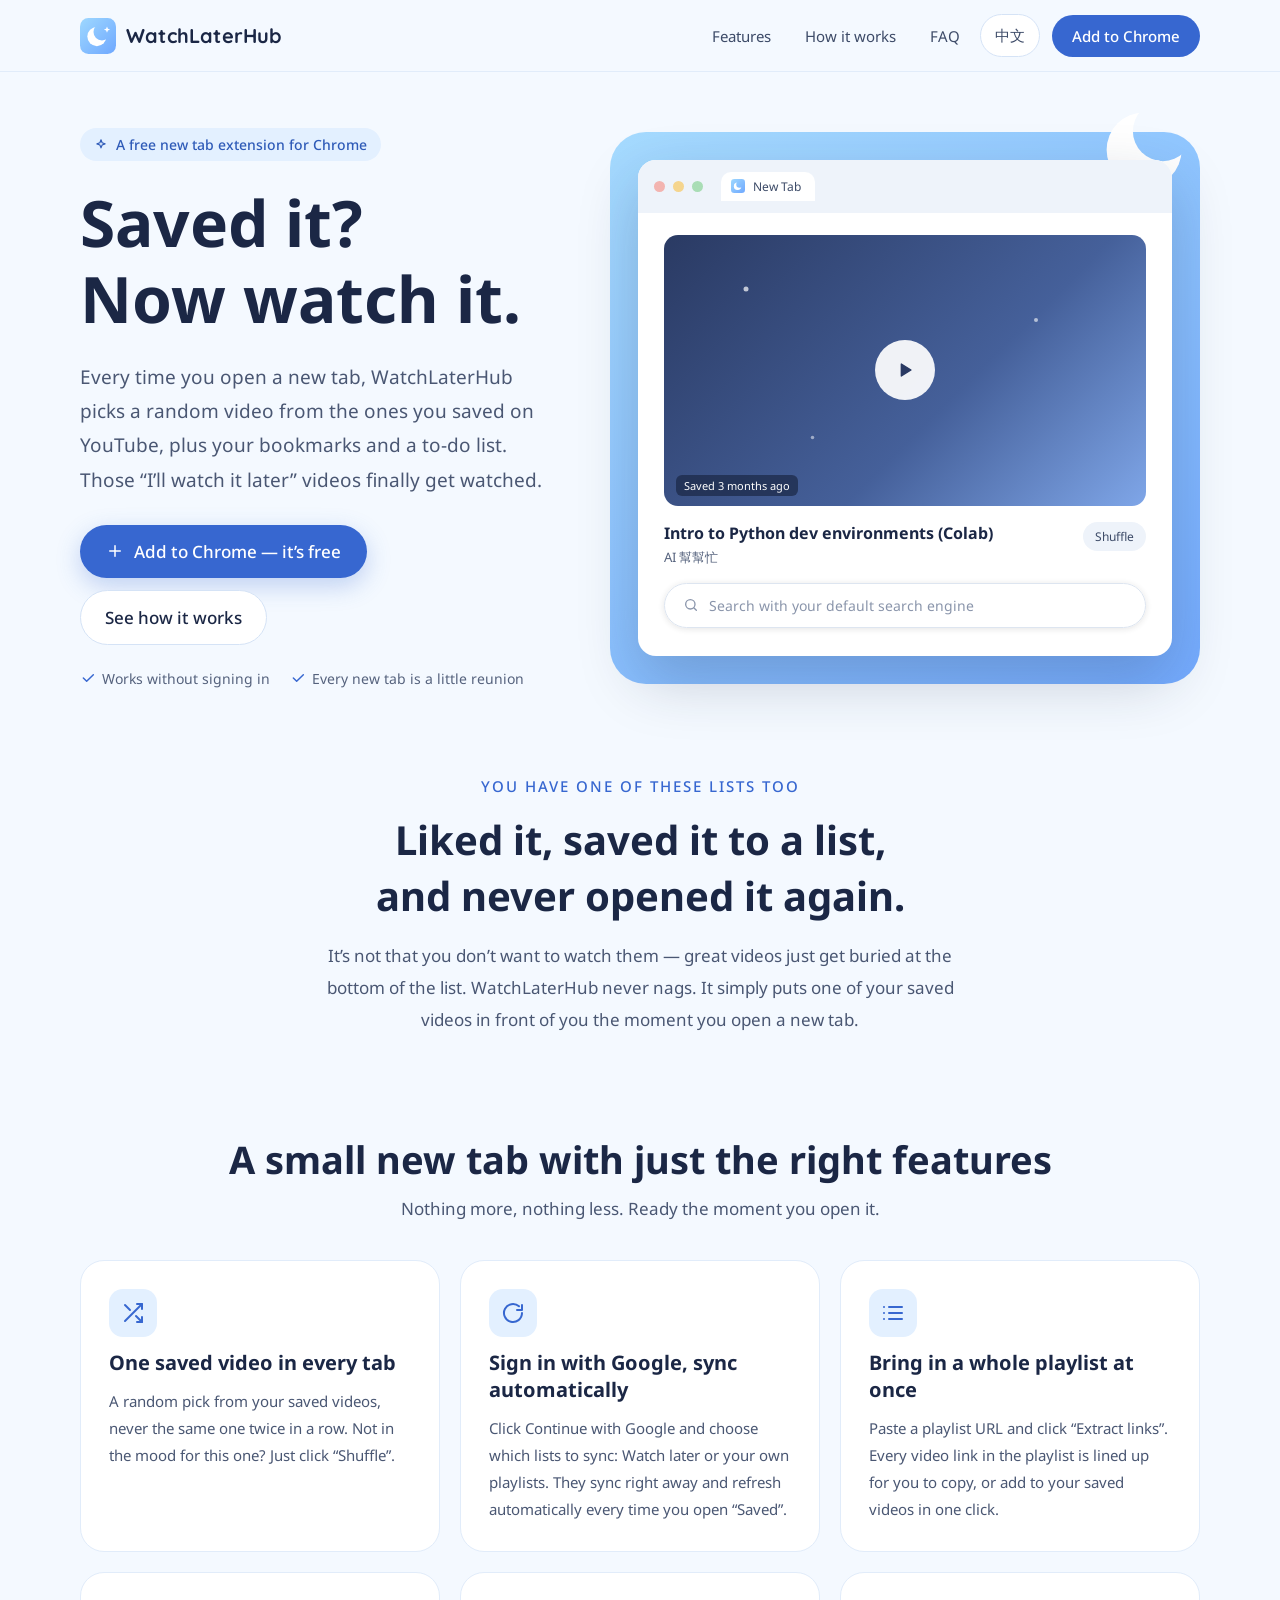
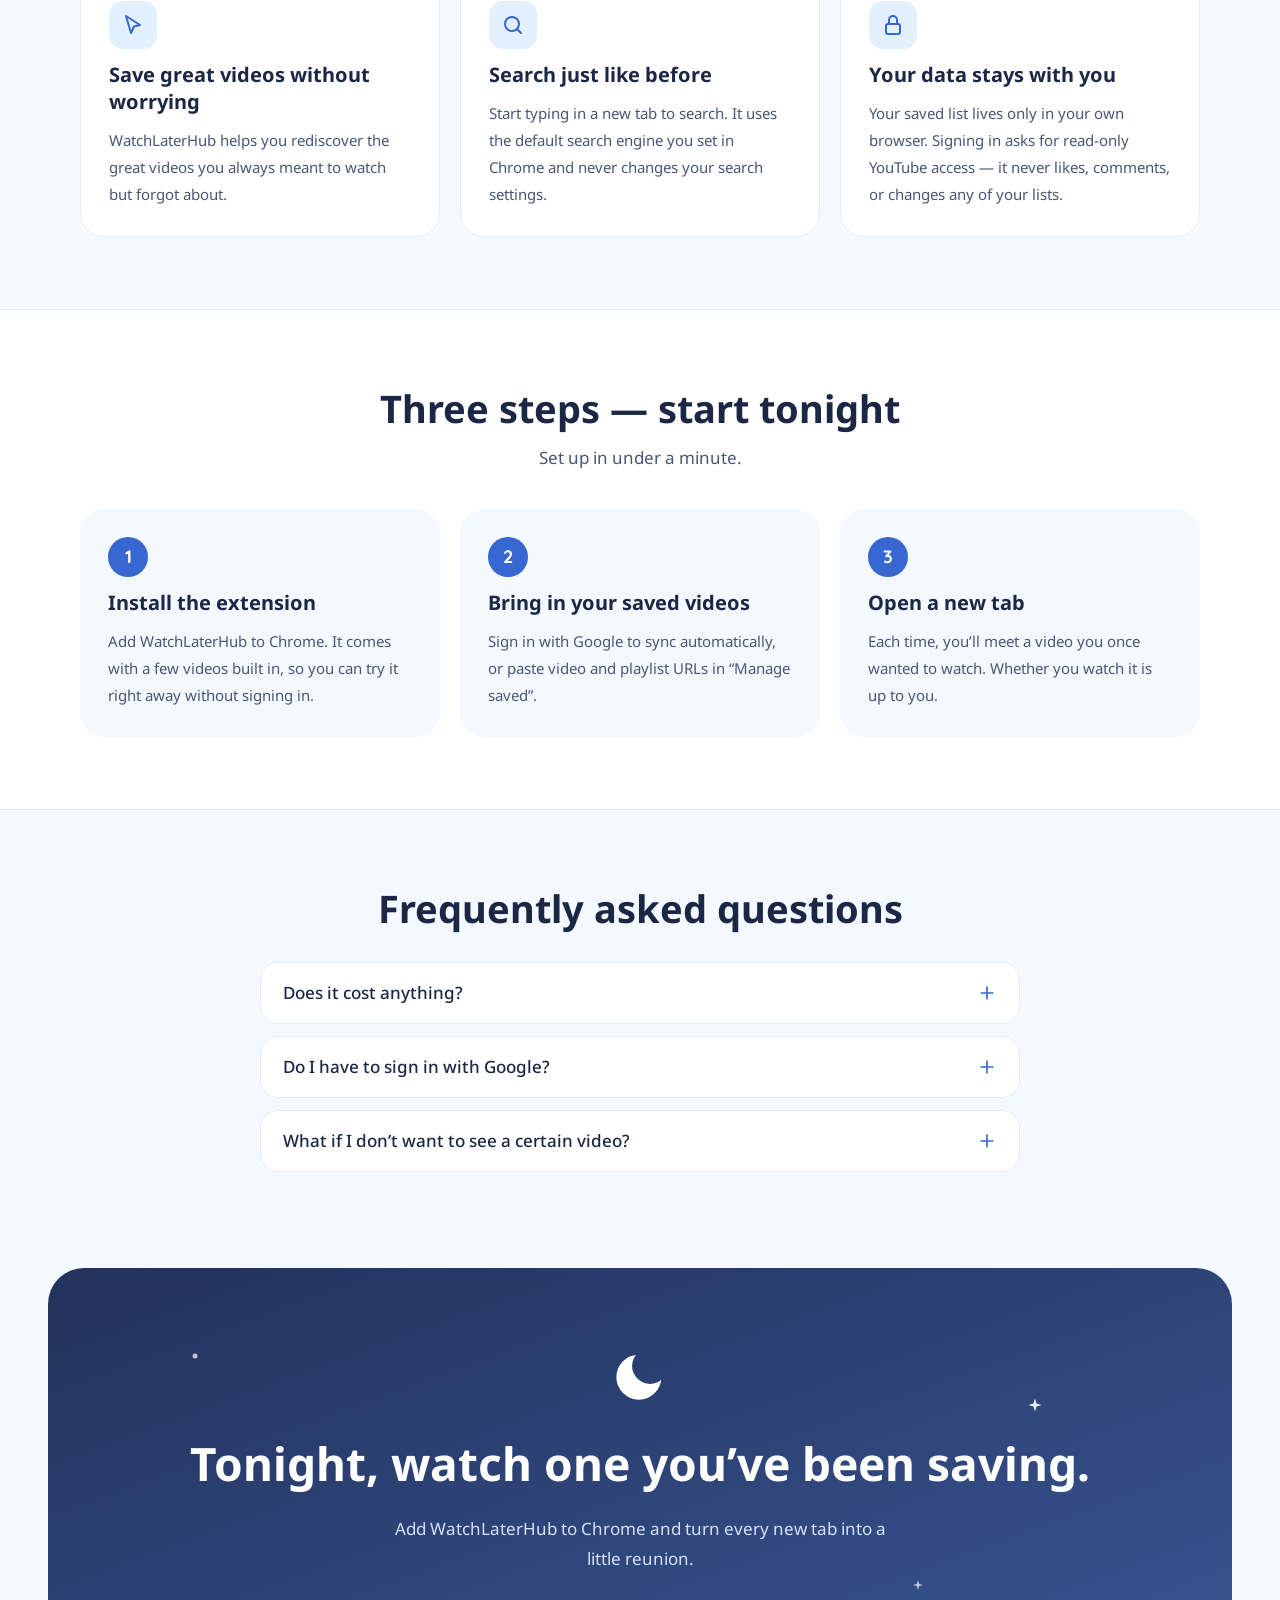
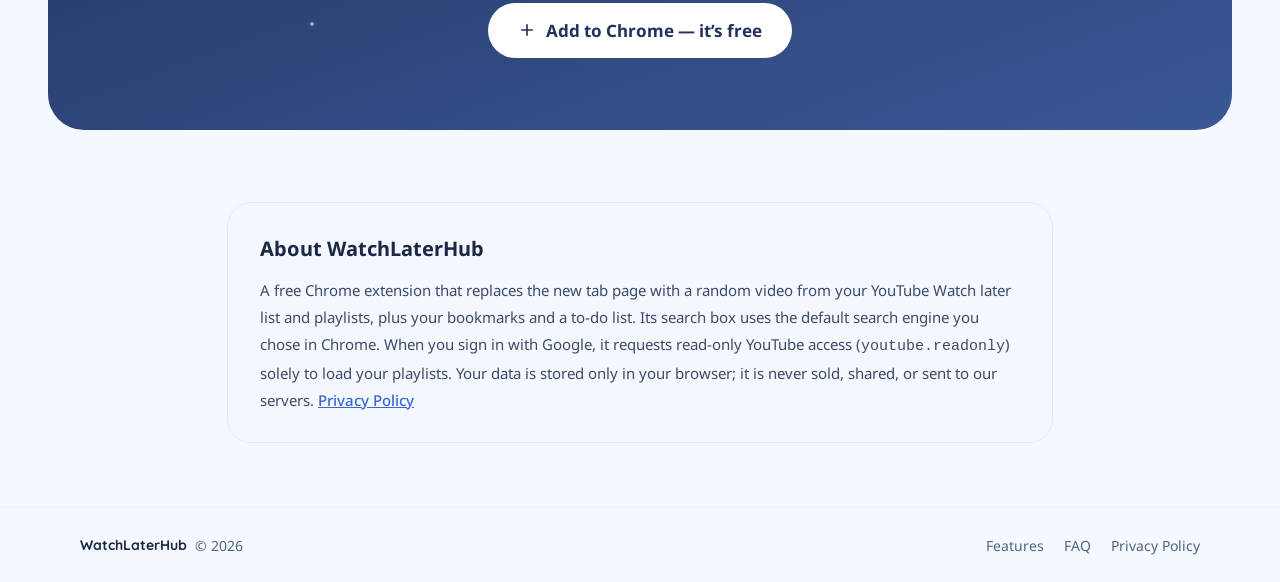
<file: docs/en/index.html>
<!doctype html>
<html lang="en">
<head>
<meta charset="utf-8">
<meta name="viewport" content="width=device-width, initial-scale=1">
<meta name="google-site-verification" content="gFuLxtRhAPD3qSdHiKVdbYt2AKBMPWnvdSPbg5l4kzE" />
<title>WatchLaterHub – Saved it? Now watch it.</title>
<meta name="description" content="Every time you open a new tab, WatchLaterHub picks a random video from the ones you saved on YouTube, plus your bookmarks and a to-do list. A free, open-source Chrome extension.">
<meta property="og:title" content="WatchLaterHub – Saved it? Now watch it.">
<meta property="og:description" content="Every time you open a new tab, WatchLaterHub picks a random video from the ones you saved on YouTube, plus your bookmarks and a to-do list. A free, open-source Chrome extension.">
<meta property="og:type" content="website">
<meta property="og:image" content="../icon128.png">
<link rel="canonical" href="https://onepointzeroone.org/WatchLaterHub/en/">
<link rel="alternate" hreflang="zh-Hant" href="https://onepointzeroone.org/WatchLaterHub/">
<link rel="alternate" hreflang="en" href="https://onepointzeroone.org/WatchLaterHub/en/">
<link rel="alternate" hreflang="x-default" href="https://onepointzeroone.org/WatchLaterHub/">
<link rel="icon" type="image/png" sizes="32x32" href="../icon32.png">
<link rel="icon" type="image/png" sizes="16x16" href="../icon16.png">
<link rel="apple-touch-icon" href="../icon128.png">
<link rel="preconnect" href="https://fonts.googleapis.com">
<link rel="preconnect" href="https://fonts.gstatic.com" crossorigin>
<link rel="stylesheet" href="https://fonts.googleapis.com/css2?family=Noto+Sans:wght@400;500;700&amp;family=Quicksand:wght@600;700&amp;display=swap">
<style>
html{scroll-behavior:smooth}
body{margin:0;background:#F4F9FF;color:#1B2745;font-family:"Noto Sans",system-ui,sans-serif;-webkit-font-smoothing:antialiased}
a{color:#3767D0}a:hover{color:#2A52A8}
details summary{list-style:none;cursor:pointer}
details summary::-webkit-details-marker{display:none}
details[open] .faq-plus{transform:rotate(45deg)}
.faq-plus{transition:transform .2s}
@media (max-width:640px){.nav-link{display:none}nav{padding:12px 16px !important;flex-wrap:nowrap !important}}
.lang-short{display:none}
@media (max-width:480px){.lang-long{display:none}.lang-short{display:inline}.lang-switch{padding:8px 12px !important;font-size:14px !important}.nav-cta{margin-left:0 !important;padding:9px 14px !important;font-size:14px !important;white-space:nowrap}}
@media (max-width:430px){nav a[href="#top"] span{display:none}}
</style>
</head>
<body>
<div style="min-height: 100vh; display: flex; flex-direction: column; background: #F4F9FF;">

<!-- Navigation -->
<header style="position: sticky; top: 0; z-index: 5; background: rgba(244, 249, 255, 0.88); backdrop-filter: blur(10px); border-bottom: 1px solid #E1ECFA;">
<nav style="max-width: 1120px; margin: 0 auto; padding: 14px 24px; display: flex; align-items: center; justify-content: space-between; gap: 16px; flex-wrap: wrap;">
<a href="#top" style="display: flex; align-items: center; gap: 10px; text-decoration: none; color: #1B2745;">
<svg width="36" height="36" viewBox="0 0 128 128" aria-hidden="true"><defs><linearGradient id="lg1" x1="0" y1="0" x2="1" y2="1"><stop offset="0" stop-color="#9ED8FF"></stop><stop offset="1" stop-color="#6FA8FF"></stop></linearGradient><mask id="mk1"><rect width="128" height="128" fill="#fff"></rect><circle cx="78" cy="50" r="30" fill="#000"></circle></mask></defs><rect width="128" height="128" rx="30" fill="url(#lg1)"></rect><circle cx="60" cy="66" r="34" fill="#fff" mask="url(#mk1)"></circle><path d="M96 30 l3.2 7.8 7.8 3.2 -7.8 3.2 -3.2 7.8 -3.2 -7.8 -7.8 -3.2 7.8 -3.2 Z" fill="#fff"></path></svg>
<span style="font-family: Quicksand, sans-serif; font-weight: 700; font-size: 20px; letter-spacing: 0.2px;">WatchLaterHub</span>
</a>
<div style="display: flex; align-items: center; gap: 6px; flex-wrap: wrap;">
<a class="nav-link" href="#features" style="padding: 10px 14px; border-radius: 999px; text-decoration: none; color: #3D4B68; font-size: 15px;">Features</a>
<a class="nav-link" href="#how" style="padding: 10px 14px; border-radius: 999px; text-decoration: none; color: #3D4B68; font-size: 15px;">How it works</a>
<a class="nav-link" href="#faq" style="padding: 10px 14px; border-radius: 999px; text-decoration: none; color: #3D4B68; font-size: 15px;">FAQ</a>
<a class="lang-switch" href="../" hreflang="zh-Hant" lang="zh-Hant" style="padding: 10px 14px; border-radius: 999px; text-decoration: none; color: #3D4B68; font-size: 15px; font-weight: 500; border: 1px solid #D5E3F6; background: #FFFFFF;">中文</a>
<a href="https://chromewebstore.google.com/detail/watchlaterhub/ijighpdloaokiflblkmmecapbmhhecbl" class="nav-cta" target="_blank" rel="noopener" style="margin-left: 6px; padding: 11px 20px; border-radius: 999px; background: #3767D0; color: #FFFFFF; text-decoration: none; font-size: 15px; font-weight: 500;">Add to Chrome</a>
</div>
</nav>
</header>

<!-- Hero -->
<section id="top" style="padding: 56px 24px 40px; overflow-x: clip;">
<div style="max-width: 1120px; margin: 0 auto; display: flex; flex-wrap: wrap; align-items: center; gap: 56px;">
<div style="flex: 1 1 400px; display: flex; flex-direction: column; gap: 24px;">
<div style="align-self: flex-start; display: flex; align-items: center; gap: 8px; padding: 7px 14px; border-radius: 999px; background: #E3F0FF; color: #2F5BB8; font-size: 14px; font-weight: 500;">
<svg width="14" height="14" viewBox="0 0 24 24" fill="none" stroke="currentColor" stroke-width="2" stroke-linecap="round" stroke-linejoin="round" aria-hidden="true"><path d="M12 3l1.9 5.1L19 10l-5.1 1.9L12 17l-1.9-5.1L5 10l5.1-1.9z"></path></svg>
A free new tab extension for Chrome
</div>
<h1 style="margin: 0; font-size: clamp(38px, 5.6vw, 64px); line-height: 1.18; font-weight: 700; letter-spacing: 0;">Saved it?<br>Now watch it.</h1>
<p style="margin: 0; max-width: 520px; font-size: 19px; line-height: 1.8; color: #4A5773;">Every time you open a new tab, WatchLaterHub picks a random video from the ones you saved on YouTube, plus your bookmarks and a to-do list. Those “I’ll watch it later” videos finally get watched.</p>
<div style="display: flex; flex-wrap: wrap; gap: 12px; margin-top: 4px;">
<a href="https://chromewebstore.google.com/detail/watchlaterhub/ijighpdloaokiflblkmmecapbmhhecbl" target="_blank" rel="noopener" style="display: flex; align-items: center; gap: 10px; padding: 15px 26px; border-radius: 999px; background: #3767D0; color: #FFFFFF; text-decoration: none; font-size: 17px; font-weight: 500; box-shadow: 0 8px 24px rgba(55, 103, 208, 0.28);">
<svg width="18" height="18" viewBox="0 0 24 24" fill="none" stroke="currentColor" stroke-width="2" stroke-linecap="round" stroke-linejoin="round" aria-hidden="true"><path d="M12 5v14M5 12h14"></path></svg>
Add to Chrome — it’s free
</a>
<a href="#how" style="display: flex; align-items: center; padding: 15px 24px; border-radius: 999px; background: #FFFFFF; color: #1B2745; text-decoration: none; font-size: 17px; font-weight: 500; border: 1px solid #D5E3F6;">See how it works</a>
</div>
<div style="display: flex; flex-wrap: wrap; gap: 20px; color: #55627D; font-size: 14px;">
<span style="display: flex; align-items: center; gap: 6px;"><svg width="16" height="16" viewBox="0 0 24 24" fill="none" stroke="#3767D0" stroke-width="2.2" stroke-linecap="round" stroke-linejoin="round" aria-hidden="true"><path d="M5 12l5 5L20 7"></path></svg>Works without signing in</span>
<span style="display: flex; align-items: center; gap: 6px;"><svg width="16" height="16" viewBox="0 0 24 24" fill="none" stroke="#3767D0" stroke-width="2.2" stroke-linecap="round" stroke-linejoin="round" aria-hidden="true"><path d="M5 12l5 5L20 7"></path></svg>Every new tab is a little reunion</span>
</div>
</div>

<!-- New tab preview -->
<div style="flex: 1 1 460px; position: relative; padding: 28px; border-radius: 36px; background: linear-gradient(145deg, #A6DBFF 0%, #74ABFF 100%);">
<svg width="120" height="120" viewBox="0 0 128 128" aria-hidden="true" style="position: absolute; top: -44px; right: -6px;"><defs><mask id="mk2"><rect width="128" height="128" fill="#fff"></rect><circle cx="82" cy="46" r="32" fill="#000"></circle></mask></defs><circle cx="62" cy="66" r="40" fill="#FFFFFF" mask="url(#mk2)"></circle></svg>
<svg width="18" height="18" viewBox="0 0 24 24" aria-hidden="true" style="position: absolute; top: 34px; left: 30px;"><path d="M12 2l2.2 7.8L22 12l-7.8 2.2L12 22l-2.2-7.8L2 12l7.8-2.2z" fill="#FFFFFF"></path></svg>
<svg width="12" height="12" viewBox="0 0 24 24" aria-hidden="true" style="position: absolute; bottom: 30px; right: 36px;"><path d="M12 2l2.2 7.8L22 12l-7.8 2.2L12 22l-2.2-7.8L2 12l7.8-2.2z" fill="#FFFFFF"></path></svg>
<div style="position: relative; z-index: 1; border-radius: 18px; background: #FFFFFF; overflow: hidden; box-shadow: 0 24px 60px rgba(27, 39, 69, 0.22);">
<div style="display: flex; align-items: center; gap: 8px; padding: 12px 16px; background: #EEF3FA;">
<span style="width: 11px; height: 11px; border-radius: 50%; background: #F3B4B0;"></span>
<span style="width: 11px; height: 11px; border-radius: 50%; background: #F5D58E;"></span>
<span style="width: 11px; height: 11px; border-radius: 50%; background: #A9DDB5;"></span>
<div style="margin-left: 10px; display: flex; align-items: center; gap: 8px; padding: 6px 14px 6px 10px; border-radius: 10px 10px 0 0; background: #FFFFFF; font-size: 12px; color: #3D4B68;">
<svg width="14" height="14" viewBox="0 0 128 128" aria-hidden="true"><defs><linearGradient id="lg3" x1="0" y1="0" x2="1" y2="1"><stop offset="0" stop-color="#9ED8FF"></stop><stop offset="1" stop-color="#6FA8FF"></stop></linearGradient><mask id="mk3"><rect width="128" height="128" fill="#fff"></rect><circle cx="78" cy="50" r="30" fill="#000"></circle></mask></defs><rect width="128" height="128" rx="30" fill="url(#lg3)"></rect><circle cx="60" cy="66" r="34" fill="#fff" mask="url(#mk3)"></circle></svg>
New Tab
</div>
</div>
<div style="padding: 22px 26px 28px; display: flex; flex-direction: column; gap: 16px;">
<div style="position: relative; aspect-ratio: 16 / 9; border-radius: 14px; background: linear-gradient(135deg, #2A3A63 0%, #45609A 60%, #7FA6E8 100%); display: flex; align-items: center; justify-content: center; overflow: hidden;">
<svg width="10" height="10" viewBox="0 0 24 24" aria-hidden="true" style="position: absolute; top: 18%; left: 16%;"><circle cx="12" cy="12" r="6" fill="#FFFFFF" opacity="0.7"></circle></svg>
<svg width="8" height="8" viewBox="0 0 24 24" aria-hidden="true" style="position: absolute; top: 30%; right: 22%;"><circle cx="12" cy="12" r="6" fill="#FFFFFF" opacity="0.6"></circle></svg>
<svg width="7" height="7" viewBox="0 0 24 24" aria-hidden="true" style="position: absolute; bottom: 24%; left: 30%;"><circle cx="12" cy="12" r="6" fill="#FFFFFF" opacity="0.5"></circle></svg>
<div style="width: 60px; height: 60px; border-radius: 50%; background: rgba(255, 255, 255, 0.92); display: flex; align-items: center; justify-content: center;">
<svg width="22" height="22" viewBox="0 0 24 24" aria-hidden="true"><path d="M8 5.5v13l10.5-6.5z" fill="#2A3A63" stroke="#2A3A63" stroke-width="1.5" stroke-linejoin="round"></path></svg>
</div>
<span style="position: absolute; left: 12px; bottom: 10px; padding: 3px 8px; border-radius: 6px; background: rgba(27, 39, 69, 0.7); color: #FFFFFF; font-size: 11px;">Saved 3 months ago</span>
</div>
<div style="display: flex; align-items: flex-start; justify-content: space-between; gap: 12px;">
<div style="display: flex; flex-direction: column; gap: 4px;">
<span style="font-size: 16px; font-weight: 700; color: #1B2745;">Intro to Python dev environments (Colab)</span>
<span style="font-size: 13px; color: #55627D;">AI 幫幫忙</span>
</div>
<span style="flex: none; padding: 6px 12px; border-radius: 999px; background: #EEF3FA; font-size: 12px; color: #3D4B68;">Shuffle</span>
</div>
<div style="display: flex; align-items: center; gap: 10px; padding: 12px 18px; border-radius: 999px; border: 1px solid #DDE5F0; box-shadow: 0 1px 6px rgba(32, 33, 36, 0.12); color: #8A95AB; font-size: 14px;">
<svg width="16" height="16" viewBox="0 0 24 24" fill="none" stroke="#8A95AB" stroke-width="2" stroke-linecap="round" aria-hidden="true"><circle cx="11" cy="11" r="7"></circle><path d="M20 20l-3.5-3.5"></path></svg>
<span style="flex: 1;">Search with your default search engine</span>
</div>
</div>
</div>
</div>
</div>
</section>

<!-- Empathy -->
<section style="padding: 48px 24px;">
<div style="max-width: 880px; margin: 0 auto; text-align: center; display: flex; flex-direction: column; gap: 16px; align-items: center;">
<p style="margin: 0; font-size: 15px; font-weight: 500; letter-spacing: 2px; color: #3767D0;">YOU HAVE ONE OF THESE LISTS TOO</p>
<h2 style="margin: 0; font-size: clamp(28px, 3.6vw, 40px); line-height: 1.4; font-weight: 700;">Liked it, saved it to a list,<br>and never opened it again.</h2>
<p style="margin: 0; max-width: 640px; font-size: 17px; line-height: 1.9; color: #4A5773;">It’s not that you don’t want to watch them — great videos just get buried at the bottom of the list. WatchLaterHub never nags. It simply puts one of your saved videos in front of you the moment you open a new tab.</p>
</div>
</section>

<!-- Features -->
<section id="features" style="padding: 48px 24px 72px;">
<div style="max-width: 1120px; margin: 0 auto; display: flex; flex-direction: column; gap: 40px;">
<div style="display: flex; flex-direction: column; gap: 12px; align-items: center; text-align: center;">
<h2 style="margin: 0; font-size: clamp(28px, 3.4vw, 38px); font-weight: 700;">A small new tab with just the right features</h2>
<p style="margin: 0; font-size: 17px; color: #4A5773;">Nothing more, nothing less. Ready the moment you open it.</p>
</div>
<div style="display: flex; flex-wrap: wrap; gap: 20px;">

<div style="flex: 1 1 300px; display: flex; flex-direction: column; gap: 12px; padding: 28px; border-radius: 24px; background: #FFFFFF; border: 1px solid #E1ECFA;">
<div style="width: 48px; height: 48px; border-radius: 14px; background: #E3F0FF; display: flex; align-items: center; justify-content: center;">
<svg width="24" height="24" viewBox="0 0 24 24" fill="none" stroke="#3767D0" stroke-width="2" stroke-linecap="round" stroke-linejoin="round" aria-hidden="true"><path d="M16 3h5v5"></path><path d="M4 20L21 3"></path><path d="M21 16v5h-5"></path><path d="M15 15l6 6"></path><path d="M4 4l5 5"></path></svg>
</div>
<h3 style="margin: 0; font-size: 20px; font-weight: 700;">One saved video in every tab</h3>
<p style="margin: 0; font-size: 15px; line-height: 1.8; color: #4A5773;">A random pick from your saved videos, never the same one twice in a row. Not in the mood for this one? Just click “Shuffle”.</p>
</div>

<div style="flex: 1 1 300px; display: flex; flex-direction: column; gap: 12px; padding: 28px; border-radius: 24px; background: #FFFFFF; border: 1px solid #E1ECFA;">
<div style="width: 48px; height: 48px; border-radius: 14px; background: #E3F0FF; display: flex; align-items: center; justify-content: center;">
<svg width="24" height="24" viewBox="0 0 24 24" fill="none" stroke="#3767D0" stroke-width="2" stroke-linecap="round" stroke-linejoin="round" aria-hidden="true"><path d="M21 12a9 9 0 1 1-3-6.7"></path><path d="M21 4v5h-5"></path></svg>
</div>
<h3 style="margin: 0; font-size: 20px; font-weight: 700;">Sign in with Google, sync automatically</h3>
<p style="margin: 0; font-size: 15px; line-height: 1.8; color: #4A5773;">Click Continue with Google and choose which lists to sync: Watch later or your own playlists. They sync right away and refresh automatically every time you open “Saved”.</p>
</div>

<div style="flex: 1 1 300px; display: flex; flex-direction: column; gap: 12px; padding: 28px; border-radius: 24px; background: #FFFFFF; border: 1px solid #E1ECFA;">
<div style="width: 48px; height: 48px; border-radius: 14px; background: #E3F0FF; display: flex; align-items: center; justify-content: center;">
<svg width="24" height="24" viewBox="0 0 24 24" fill="none" stroke="#3767D0" stroke-width="2" stroke-linecap="round" stroke-linejoin="round" aria-hidden="true"><path d="M8 6h13"></path><path d="M8 12h13"></path><path d="M8 18h13"></path><path d="M3 6h.01"></path><path d="M3 12h.01"></path><path d="M3 18h.01"></path></svg>
</div>
<h3 style="margin: 0; font-size: 20px; font-weight: 700;">Bring in a whole playlist at once</h3>
<p style="margin: 0; font-size: 15px; line-height: 1.8; color: #4A5773;">Paste a playlist URL and click “Extract links”. Every video link in the playlist is lined up for you to copy, or add to your saved videos in one click.</p>
</div>

<div style="flex: 1 1 300px; display: flex; flex-direction: column; gap: 12px; padding: 28px; border-radius: 24px; background: #FFFFFF; border: 1px solid #E1ECFA;">
<div style="width: 48px; height: 48px; border-radius: 14px; background: #E3F0FF; display: flex; align-items: center; justify-content: center;">
<svg width="24" height="24" viewBox="0 0 24 24" fill="none" stroke="#3767D0" stroke-width="2" stroke-linecap="round" stroke-linejoin="round" aria-hidden="true"><path d="M5 3l14 9-6 1.5L10 20z"></path></svg>
</div>
<h3 style="margin: 0; font-size: 20px; font-weight: 700;">Save great videos without worrying</h3>
<p style="margin: 0; font-size: 15px; line-height: 1.8; color: #4A5773;">WatchLaterHub helps you rediscover the great videos you always meant to watch but forgot about.</p>
</div>

<div style="flex: 1 1 300px; display: flex; flex-direction: column; gap: 12px; padding: 28px; border-radius: 24px; background: #FFFFFF; border: 1px solid #E1ECFA;">
<div style="width: 48px; height: 48px; border-radius: 14px; background: #E3F0FF; display: flex; align-items: center; justify-content: center;">
<svg width="24" height="24" viewBox="0 0 24 24" fill="none" stroke="#3767D0" stroke-width="2" stroke-linecap="round" aria-hidden="true"><circle cx="11" cy="11" r="7"></circle><path d="M20 20l-3.5-3.5"></path></svg>
</div>
<h3 style="margin: 0; font-size: 20px; font-weight: 700;">Search just like before</h3>
<p style="margin: 0; font-size: 15px; line-height: 1.8; color: #4A5773;">Start typing in a new tab to search. It uses the default search engine you set in Chrome and never changes your search settings.</p>
</div>

<div style="flex: 1 1 300px; display: flex; flex-direction: column; gap: 12px; padding: 28px; border-radius: 24px; background: #FFFFFF; border: 1px solid #E1ECFA;">
<div style="width: 48px; height: 48px; border-radius: 14px; background: #E3F0FF; display: flex; align-items: center; justify-content: center;">
<svg width="24" height="24" viewBox="0 0 24 24" fill="none" stroke="#3767D0" stroke-width="2" stroke-linecap="round" stroke-linejoin="round" aria-hidden="true"><rect x="5" y="11" width="14" height="10" rx="2"></rect><path d="M8 11V7a4 4 0 0 1 8 0v4"></path></svg>
</div>
<h3 style="margin: 0; font-size: 20px; font-weight: 700;">Your data stays with you</h3>
<p style="margin: 0; font-size: 15px; line-height: 1.8; color: #4A5773;">Your saved list lives only in your own browser. Signing in asks for read-only YouTube access — it never likes, comments, or changes any of your lists.</p>
</div>

</div>
</div>
</section>

<!-- How it works -->
<section id="how" style="padding: 72px 24px; background: #FFFFFF; border-top: 1px solid #E1ECFA; border-bottom: 1px solid #E1ECFA;">
<div style="max-width: 1120px; margin: 0 auto; display: flex; flex-direction: column; gap: 40px;">
<div style="display: flex; flex-direction: column; gap: 12px; align-items: center; text-align: center;">
<h2 style="margin: 0; font-size: clamp(28px, 3.4vw, 38px); font-weight: 700;">Three steps — start tonight</h2>
<p style="margin: 0; font-size: 17px; color: #4A5773;">Set up in under a minute.</p>
</div>
<div style="display: flex; flex-wrap: wrap; gap: 20px;">
<div style="flex: 1 1 280px; display: flex; flex-direction: column; gap: 12px; padding: 28px; border-radius: 24px; background: #F4F9FF;">
<span style="width: 40px; height: 40px; border-radius: 50%; background: #3767D0; color: #FFFFFF; display: flex; align-items: center; justify-content: center; font-family: Quicksand, sans-serif; font-weight: 700; font-size: 18px;">1</span>
<h3 style="margin: 0; font-size: 20px; font-weight: 700;">Install the extension</h3>
<p style="margin: 0; font-size: 15px; line-height: 1.8; color: #4A5773;">Add WatchLaterHub to Chrome. It comes with a few videos built in, so you can try it right away without signing in.</p>
</div>
<div style="flex: 1 1 280px; display: flex; flex-direction: column; gap: 12px; padding: 28px; border-radius: 24px; background: #F4F9FF;">
<span style="width: 40px; height: 40px; border-radius: 50%; background: #3767D0; color: #FFFFFF; display: flex; align-items: center; justify-content: center; font-family: Quicksand, sans-serif; font-weight: 700; font-size: 18px;">2</span>
<h3 style="margin: 0; font-size: 20px; font-weight: 700;">Bring in your saved videos</h3>
<p style="margin: 0; font-size: 15px; line-height: 1.8; color: #4A5773;">Sign in with Google to sync automatically, or paste video and playlist URLs in “Manage saved”.</p>
</div>
<div style="flex: 1 1 280px; display: flex; flex-direction: column; gap: 12px; padding: 28px; border-radius: 24px; background: #F4F9FF;">
<span style="width: 40px; height: 40px; border-radius: 50%; background: #3767D0; color: #FFFFFF; display: flex; align-items: center; justify-content: center; font-family: Quicksand, sans-serif; font-weight: 700; font-size: 18px;">3</span>
<h3 style="margin: 0; font-size: 20px; font-weight: 700;">Open a new tab</h3>
<p style="margin: 0; font-size: 15px; line-height: 1.8; color: #4A5773;">Each time, you’ll meet a video you once wanted to watch. Whether you watch it is up to you.</p>
</div>
</div>
</div>
</section>

<!-- FAQ -->
<section id="faq" style="padding: 72px 24px;">
<div style="max-width: 760px; margin: 0 auto; display: flex; flex-direction: column; gap: 28px;">
<h2 style="margin: 0; text-align: center; font-size: clamp(28px, 3.4vw, 38px); font-weight: 700;">Frequently asked questions</h2>
<div style="display: flex; flex-direction: column; gap: 12px;">
<details style="border-radius: 18px; background: #FFFFFF; border: 1px solid #E1ECFA; padding: 0 22px;">
<summary style="display: flex; align-items: center; justify-content: space-between; gap: 16px; min-height: 60px; font-size: 17px; font-weight: 500;">Does it cost anything?<svg class="faq-plus" width="20" height="20" viewBox="0 0 24 24" fill="none" stroke="#3767D0" stroke-width="2" stroke-linecap="round" aria-hidden="true"><path d="M12 5v14M5 12h14"></path></svg></summary>
<p style="margin: 0 0 20px; font-size: 15px; line-height: 1.8; color: #4A5773;">No, it’s completely free.</p>
</details>
<details style="border-radius: 18px; background: #FFFFFF; border: 1px solid #E1ECFA; padding: 0 22px;">
<summary style="display: flex; align-items: center; justify-content: space-between; gap: 16px; min-height: 60px; font-size: 17px; font-weight: 500;">Do I have to sign in with Google?<svg class="faq-plus" width="20" height="20" viewBox="0 0 24 24" fill="none" stroke="#3767D0" stroke-width="2" stroke-linecap="round" aria-hidden="true"><path d="M12 5v14M5 12h14"></path></svg></summary>
<p style="margin: 0 0 20px; font-size: 15px; line-height: 1.8; color: #4A5773;">No. You can paste video URLs by hand, or import a whole playlist from its URL.</p>
</details>
<details style="border-radius: 18px; background: #FFFFFF; border: 1px solid #E1ECFA; padding: 0 22px;">
<summary style="display: flex; align-items: center; justify-content: space-between; gap: 16px; min-height: 60px; font-size: 17px; font-weight: 500;">What if I don’t want to see a certain video?<svg class="faq-plus" width="20" height="20" viewBox="0 0 24 24" fill="none" stroke="#3767D0" stroke-width="2" stroke-linecap="round" aria-hidden="true"><path d="M12 5v14M5 12h14"></path></svg></summary>
<p style="margin: 0 0 20px; font-size: 15px; line-height: 1.8; color: #4A5773;">Click the ✕ next to the video in “Manage saved” to remove it. You can also uncheck an entire playlist so no more videos are picked from it.</p>
</details>
</div>
</div>
</section>

<!-- Call to action: night sky -->
<section id="install" style="padding: 24px 24px 72px;">
<div style="position: relative; max-width: 1120px; margin: 0 auto; padding: 72px 32px; border-radius: 36px; background: linear-gradient(160deg, #22325C 0%, #3A5796 100%); color: #FFFFFF; text-align: center; overflow: hidden; display: flex; flex-direction: column; align-items: center; gap: 20px;">
<svg width="10" height="10" viewBox="0 0 24 24" aria-hidden="true" style="position: absolute; top: 18%; left: 12%;"><circle cx="12" cy="12" r="6" fill="#FFFFFF" opacity="0.7"></circle></svg>
<svg width="16" height="16" viewBox="0 0 24 24" aria-hidden="true" style="position: absolute; top: 28%; right: 16%;"><path d="M12 2l2.2 7.8L22 12l-7.8 2.2L12 22l-2.2-7.8L2 12l7.8-2.2z" fill="#FFFFFF" opacity="0.9"></path></svg>
<svg width="8" height="8" viewBox="0 0 24 24" aria-hidden="true" style="position: absolute; bottom: 22%; left: 22%;"><circle cx="12" cy="12" r="6" fill="#FFFFFF" opacity="0.5"></circle></svg>
<svg width="12" height="12" viewBox="0 0 24 24" aria-hidden="true" style="position: absolute; bottom: 30%; right: 26%;"><path d="M12 2l2.2 7.8L22 12l-7.8 2.2L12 22l-2.2-7.8L2 12l7.8-2.2z" fill="#FFFFFF" opacity="0.7"></path></svg>
<svg width="72" height="72" viewBox="0 0 128 128" aria-hidden="true"><defs><mask id="mk4"><rect width="128" height="128" fill="#fff"></rect><circle cx="82" cy="46" r="32" fill="#000"></circle></mask></defs><circle cx="62" cy="66" r="40" fill="#FFFFFF" mask="url(#mk4)"></circle></svg>
<h2 style="margin: 0; font-size: clamp(30px, 4vw, 46px); line-height: 1.35; font-weight: 700;">Tonight, watch one you’ve been saving.</h2>
<p style="margin: 0; max-width: 520px; font-size: 17px; line-height: 1.8; color: #D6E2FA;">Add WatchLaterHub to Chrome and turn every new tab into a little reunion.</p>
<a href="https://chromewebstore.google.com/detail/watchlaterhub/ijighpdloaokiflblkmmecapbmhhecbl" target="_blank" rel="noopener" style="margin-top: 8px; display: flex; align-items: center; gap: 10px; padding: 16px 30px; border-radius: 999px; background: #FFFFFF; color: #22325C; text-decoration: none; font-size: 17px; font-weight: 700;">
<svg width="18" height="18" viewBox="0 0 24 24" fill="none" stroke="currentColor" stroke-width="2.2" stroke-linecap="round" stroke-linejoin="round" aria-hidden="true"><path d="M12 5v14M5 12h14"></path></svg>
Add to Chrome — it’s free
</a>
</div>
</section>
<section id="about" style="padding: 0 24px 64px;">
<div style="max-width: 760px; margin: 0 auto; padding: 28px 32px; border-radius: 24px; background: #F4F8FE; border: 1px solid #E1ECFA; color: #3D4B68; font-size: 15px; line-height: 1.8;">
<h2 style="margin: 0 0 10px; font-size: 20px; font-weight: 700; color: #1B2745;">About WatchLaterHub</h2>
<p style="margin: 0;">A free Chrome extension that replaces the new tab page with a random video from your YouTube Watch later list and playlists, plus your bookmarks and a to-do list. Its search box uses the default search engine you chose in Chrome. When you sign in with Google, it requests read-only YouTube access (<code>youtube.readonly</code>) solely to load your playlists. Your data is stored only in your browser; it is never sold, shared, or sent to our servers. <a href="privacy.html" style="color: #3767D0; font-weight: 500;">Privacy Policy</a></p>
</div>
</section>

<!-- Footer -->
<footer style="margin-top: auto; border-top: 1px solid #E1ECFA;">
<div style="max-width: 1120px; margin: 0 auto; padding: 28px 24px; display: flex; flex-wrap: wrap; align-items: center; justify-content: space-between; gap: 16px; font-size: 14px; color: #55627D;">
<span style="display: flex; align-items: center; gap: 8px;"><span style="font-family: Quicksand, sans-serif; font-weight: 700; color: #1B2745;">WatchLaterHub</span>© 2026</span>
<div style="display: flex; gap: 20px; flex-wrap: wrap;">
<a href="#features" style="color: #55627D; text-decoration: none;">Features</a>
<a href="#faq" style="color: #55627D; text-decoration: none;">FAQ</a>
<a href="privacy.html" style="color: #55627D; text-decoration: none;">Privacy Policy</a>
</div>
</div>
</footer>

</div>
</body>
</html>
</file>
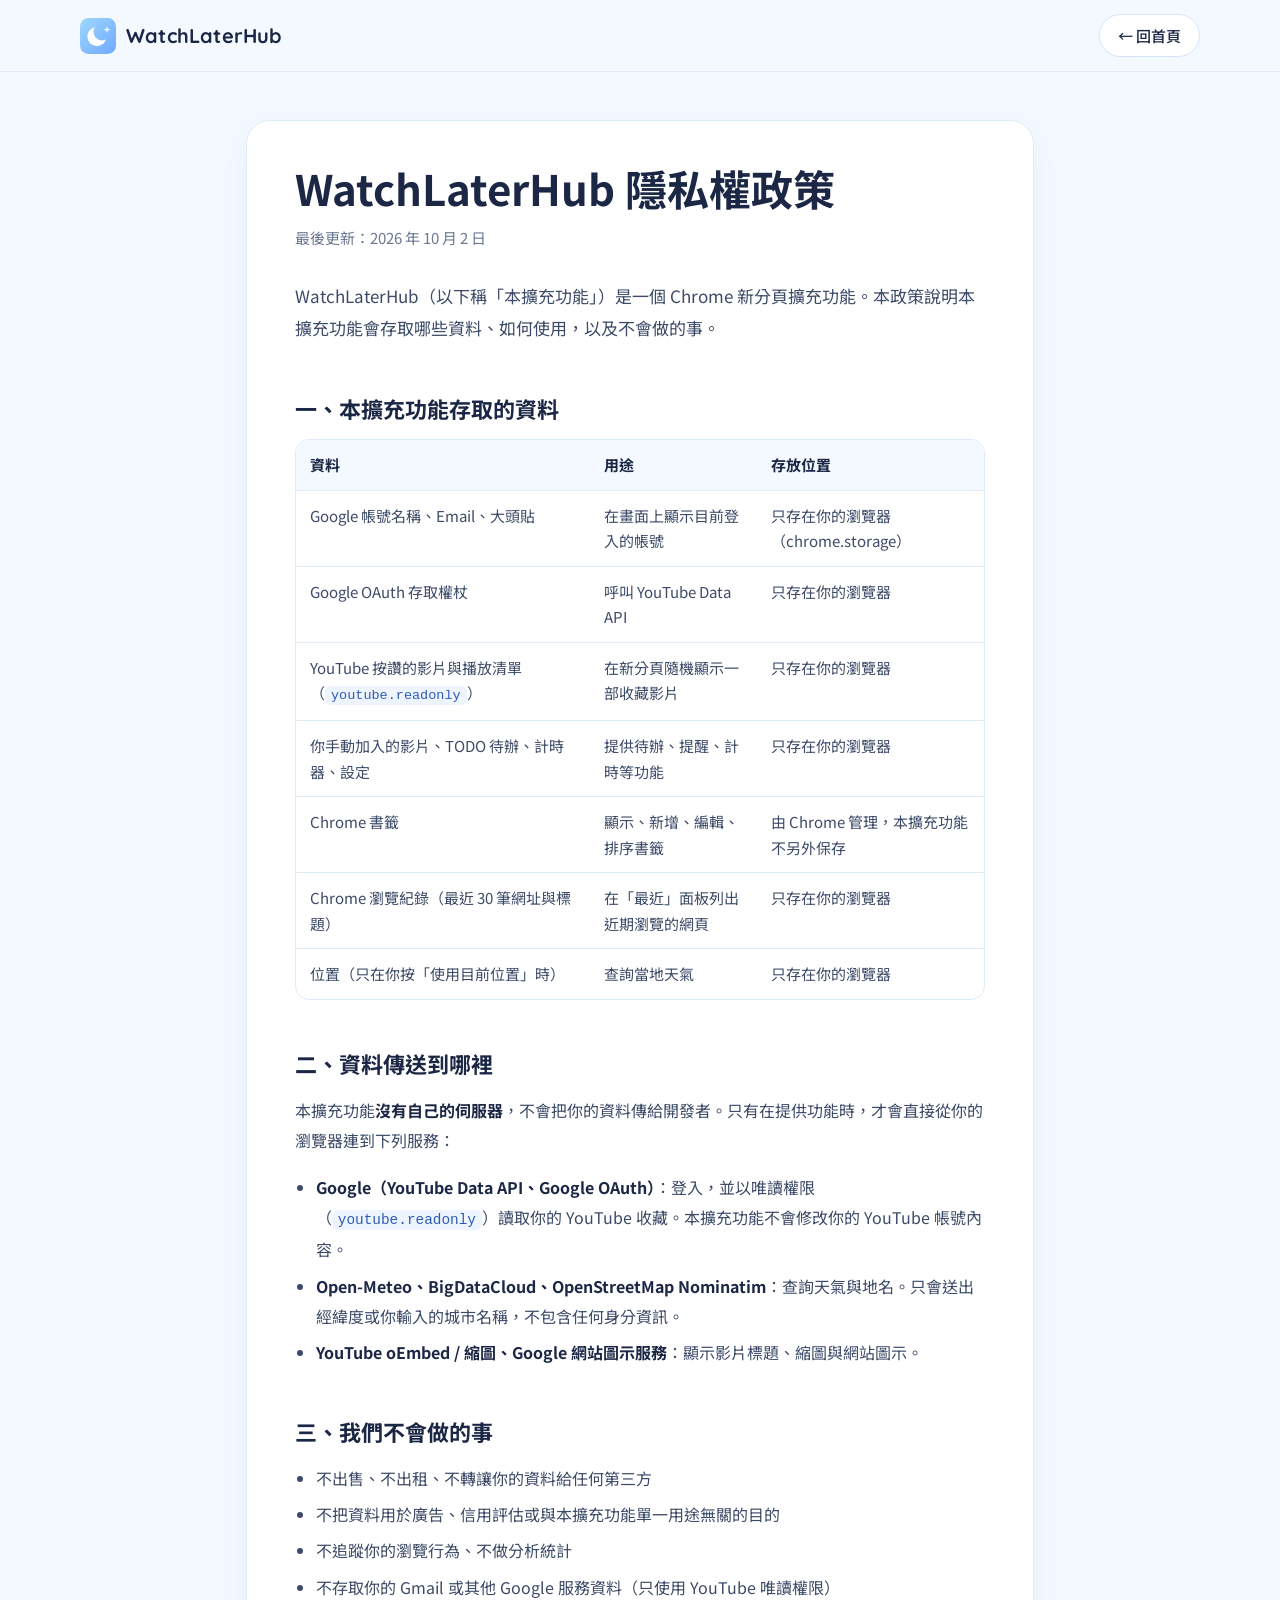
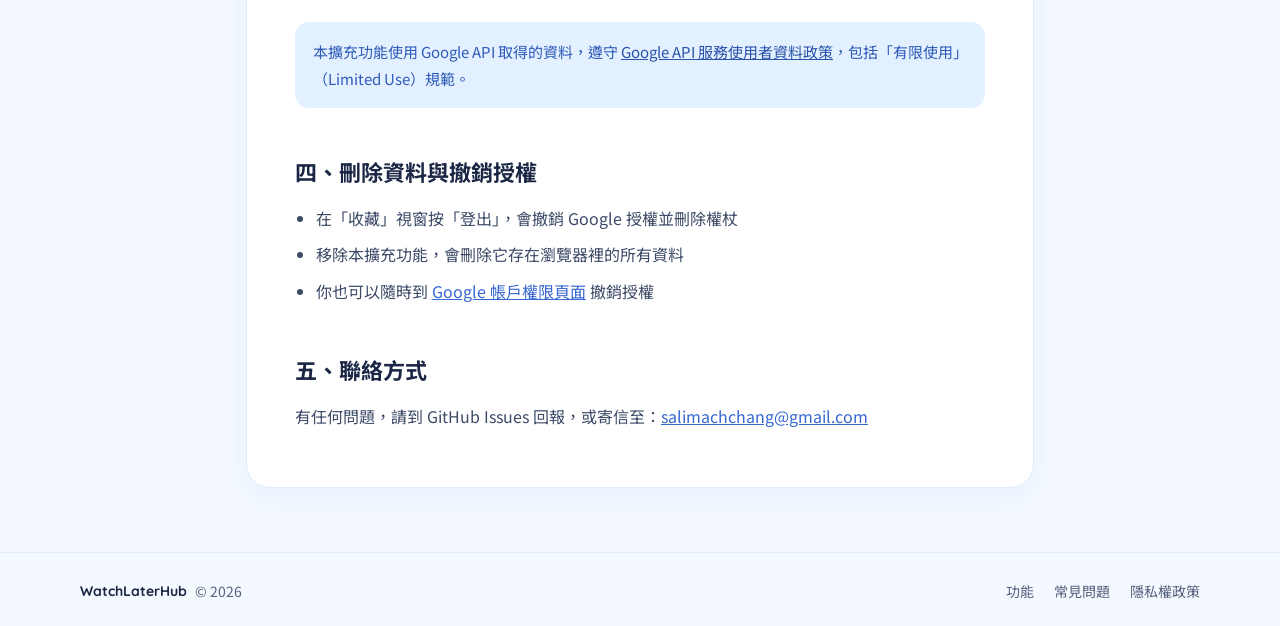
<file: privacy.html>
<!doctype html>
<html lang="zh-Hant">
<head>
<meta charset="utf-8">
<meta name="viewport" content="width=device-width, initial-scale=1">
<title>隱私權政策｜WatchLaterHub</title>
<meta name="description" content="WatchLaterHub Chrome 擴充功能的隱私權政策：存取哪些資料、如何使用，以及不會做的事。">
<link rel="canonical" href="https://101academyforyou.github.io/WatchLaterHub/privacy.html">
<link rel="icon" type="image/png" sizes="32x32" href="icon32.png">
<link rel="icon" type="image/png" sizes="16x16" href="icon16.png">
<link rel="apple-touch-icon" href="icon128.png">
<link rel="preconnect" href="https://fonts.googleapis.com">
<link rel="preconnect" href="https://fonts.gstatic.com" crossorigin>
<link rel="stylesheet" href="https://fonts.googleapis.com/css2?family=Noto+Sans+TC:wght@400;500;700&amp;family=Quicksand:wght@600;700&amp;display=swap">
<style>
html{scroll-behavior:smooth}
body{margin:0;background:#F4F9FF;color:#1B2745;font-family:"Noto Sans TC","PingFang TC",sans-serif;-webkit-font-smoothing:antialiased}
a{color:#3767D0}a:hover{color:#2A52A8}
.wrap{min-height:100vh;display:flex;flex-direction:column}
header{position:sticky;top:0;z-index:5;background:rgba(244,249,255,.88);backdrop-filter:blur(10px);border-bottom:1px solid #E1ECFA}
nav{max-width:1120px;margin:0 auto;padding:14px 24px;display:flex;align-items:center;justify-content:space-between;gap:16px}
.brand{display:flex;align-items:center;gap:10px;text-decoration:none;color:#1B2745}
.brand span{font-family:Quicksand,sans-serif;font-weight:700;font-size:20px;letter-spacing:.2px}
.back{padding:10px 18px;border-radius:999px;background:#FFFFFF;border:1px solid #D5E3F6;color:#1B2745;text-decoration:none;font-size:15px;font-weight:500;white-space:nowrap}
main{max-width:820px;width:100%;margin:0 auto;padding:48px 16px 64px;box-sizing:border-box}
.card{background:#FFFFFF;border:1px solid #E1ECFA;border-radius:24px;padding:40px clamp(20px,5vw,48px);box-shadow:0 10px 30px rgba(55,103,208,.06)}
h1{margin:0 0 8px;font-size:clamp(30px,4.4vw,42px);line-height:1.3;font-weight:700}
.updated{margin:0 0 28px;color:#6A7894;font-size:15px}
.lead{margin:0;font-size:17px;line-height:1.9;color:#3D4B68}
h2{margin:44px 0 16px;font-size:22px;line-height:1.4;font-weight:700;padding-top:4px}
p,li{font-size:16px;line-height:1.9;color:#3D4B68}
ul{padding-left:1.3em;margin:0}
li{margin:6px 0}
strong{color:#1B2745}
code{font-family:ui-monospace,SFMono-Regular,Menlo,monospace;font-size:.9em;background:#EEF4FD;color:#2F5BB8;padding:2px 6px;border-radius:6px}
.table-wrap{overflow-x:auto;border:1px solid #E1ECFA;border-radius:14px}
table{width:100%;border-collapse:collapse;font-size:15px;min-width:560px}
th,td{text-align:left;vertical-align:top;padding:12px 14px;line-height:1.7;border-bottom:1px solid #E1ECFA}
th{background:#F4F9FF;color:#1B2745;font-weight:700;white-space:nowrap}
td{color:#3D4B68}
tr:last-child td{border-bottom:none}
.note{margin-top:20px;padding:16px 18px;border-radius:14px;background:#E3F0FF;color:#2F5BB8;font-size:15px;line-height:1.8}
.note a{color:#2A52A8}
footer{margin-top:auto;border-top:1px solid #E1ECFA}
.foot{max-width:1120px;margin:0 auto;padding:28px 24px;display:flex;flex-wrap:wrap;align-items:center;justify-content:space-between;gap:16px;font-size:14px;color:#55627D}
.foot a{color:#55627D;text-decoration:none}
.foot-links{display:flex;gap:20px;flex-wrap:wrap}
@media (max-width:640px){nav{padding:12px 16px}.foot{padding:24px 16px}}
</style>
</head>
<body>
<div class="wrap">

<header>
<nav>
<a class="brand" href="./">
<svg width="36" height="36" viewBox="0 0 128 128" aria-hidden="true"><defs><linearGradient id="lg1" x1="0" y1="0" x2="1" y2="1"><stop offset="0" stop-color="#9ED8FF"></stop><stop offset="1" stop-color="#6FA8FF"></stop></linearGradient><mask id="mk1"><rect width="128" height="128" fill="#fff"></rect><circle cx="78" cy="50" r="30" fill="#000"></circle></mask></defs><rect width="128" height="128" rx="30" fill="url(#lg1)"></rect><circle cx="60" cy="66" r="34" fill="#fff" mask="url(#mk1)"></circle><path d="M96 30 l3.2 7.8 7.8 3.2 -7.8 3.2 -3.2 7.8 -3.2 -7.8 -7.8 -3.2 7.8 -3.2 Z" fill="#fff"></path></svg>
<span>WatchLaterHub</span>
</a>
<a class="back" href="./">← 回首頁</a>
</nav>
</header>

<main>
<article class="card">
<h1>WatchLaterHub 隱私權政策</h1>
<p class="updated">最後更新：2026 年 10 月 2 日</p>
<p class="lead">WatchLaterHub（以下稱「本擴充功能」）是一個 Chrome 新分頁擴充功能。本政策說明本擴充功能會存取哪些資料、如何使用，以及不會做的事。</p>

<h2 id="data">一、本擴充功能存取的資料</h2>
<div class="table-wrap">
<table>
<thead><tr><th>資料</th><th>用途</th><th>存放位置</th></tr></thead>
<tbody>
<tr><td>Google 帳號名稱、Email、大頭貼</td><td>在畫面上顯示目前登入的帳號</td><td>只存在你的瀏覽器（chrome.storage）</td></tr>
<tr><td>Google OAuth 存取權杖</td><td>呼叫 YouTube Data API</td><td>只存在你的瀏覽器</td></tr>
<tr><td>YouTube 按讚的影片與播放清單（<code>youtube.readonly</code>）</td><td>在新分頁隨機顯示一部收藏影片</td><td>只存在你的瀏覽器</td></tr>
<tr><td>你手動加入的影片、TODO 待辦、計時器、設定</td><td>提供待辦、提醒、計時等功能</td><td>只存在你的瀏覽器</td></tr>
<tr><td>Chrome 書籤</td><td>顯示、新增、編輯、排序書籤</td><td>由 Chrome 管理，本擴充功能不另外保存</td></tr>
<tr><td>Chrome 瀏覽紀錄（最近 30 筆網址與標題）</td><td>在「最近」面板列出近期瀏覽的網頁</td><td>只存在你的瀏覽器</td></tr>
<tr><td>位置（只在你按「使用目前位置」時）</td><td>查詢當地天氣</td><td>只存在你的瀏覽器</td></tr>
</tbody>
</table>
</div>

<h2 id="sharing">二、資料傳送到哪裡</h2>
<p>本擴充功能<strong>沒有自己的伺服器</strong>，不會把你的資料傳給開發者。只有在提供功能時，才會直接從你的瀏覽器連到下列服務：</p>
<ul>
<li><strong>Google（YouTube Data API、Google OAuth）</strong>：登入，並以唯讀權限（<code>youtube.readonly</code>）讀取你的 YouTube 收藏。本擴充功能不會修改你的 YouTube 帳號內容。</li>
<li><strong>Open-Meteo、BigDataCloud、OpenStreetMap Nominatim</strong>：查詢天氣與地名。只會送出經緯度或你輸入的城市名稱，不包含任何身分資訊。</li>
<li><strong>YouTube oEmbed / 縮圖、Google 網站圖示服務</strong>：顯示影片標題、縮圖與網站圖示。</li>
</ul>

<h2 id="never">三、我們不會做的事</h2>
<ul>
<li>不出售、不出租、不轉讓你的資料給任何第三方</li>
<li>不把資料用於廣告、信用評估或與本擴充功能單一用途無關的目的</li>
<li>不追蹤你的瀏覽行為、不做分析統計</li>
<li>不存取你的 Gmail 或其他 Google 服務資料（只使用 YouTube 唯讀權限）</li>
</ul>
<p class="note">本擴充功能使用 Google API 取得的資料，遵守 <a href="https://developers.google.com/terms/api-services-user-data-policy" target="_blank" rel="noopener">Google API 服務使用者資料政策</a>，包括「有限使用」（Limited Use）規範。</p>

<h2 id="delete">四、刪除資料與撤銷授權</h2>
<ul>
<li>在「收藏」視窗按「登出」，會撤銷 Google 授權並刪除權杖</li>
<li>移除本擴充功能，會刪除它存在瀏覽器裡的所有資料</li>
<li>你也可以隨時到 <a href="https://myaccount.google.com/permissions" target="_blank" rel="noopener">Google 帳戶權限頁面</a> 撤銷授權</li>
</ul>

<h2 id="contact">五、聯絡方式</h2>
<p>有任何問題，請到 GitHub Issues 回報，或寄信至：<a href="mailto:salimachchang@gmail.com">salimachchang@gmail.com</a></p>
</article>
</main>

<footer>
<div class="foot">
<span style="display:flex;align-items:center;gap:8px;"><span style="font-family:Quicksand,sans-serif;font-weight:700;color:#1B2745;">WatchLaterHub</span>© 2026</span>
<div class="foot-links">
<a href="./#features">功能</a>
<a href="./#faq">常見問題</a>
<a href="privacy.html" aria-current="page">隱私權政策</a>
</div>
</div>
</footer>

</div>
</body>
</html>
</file>
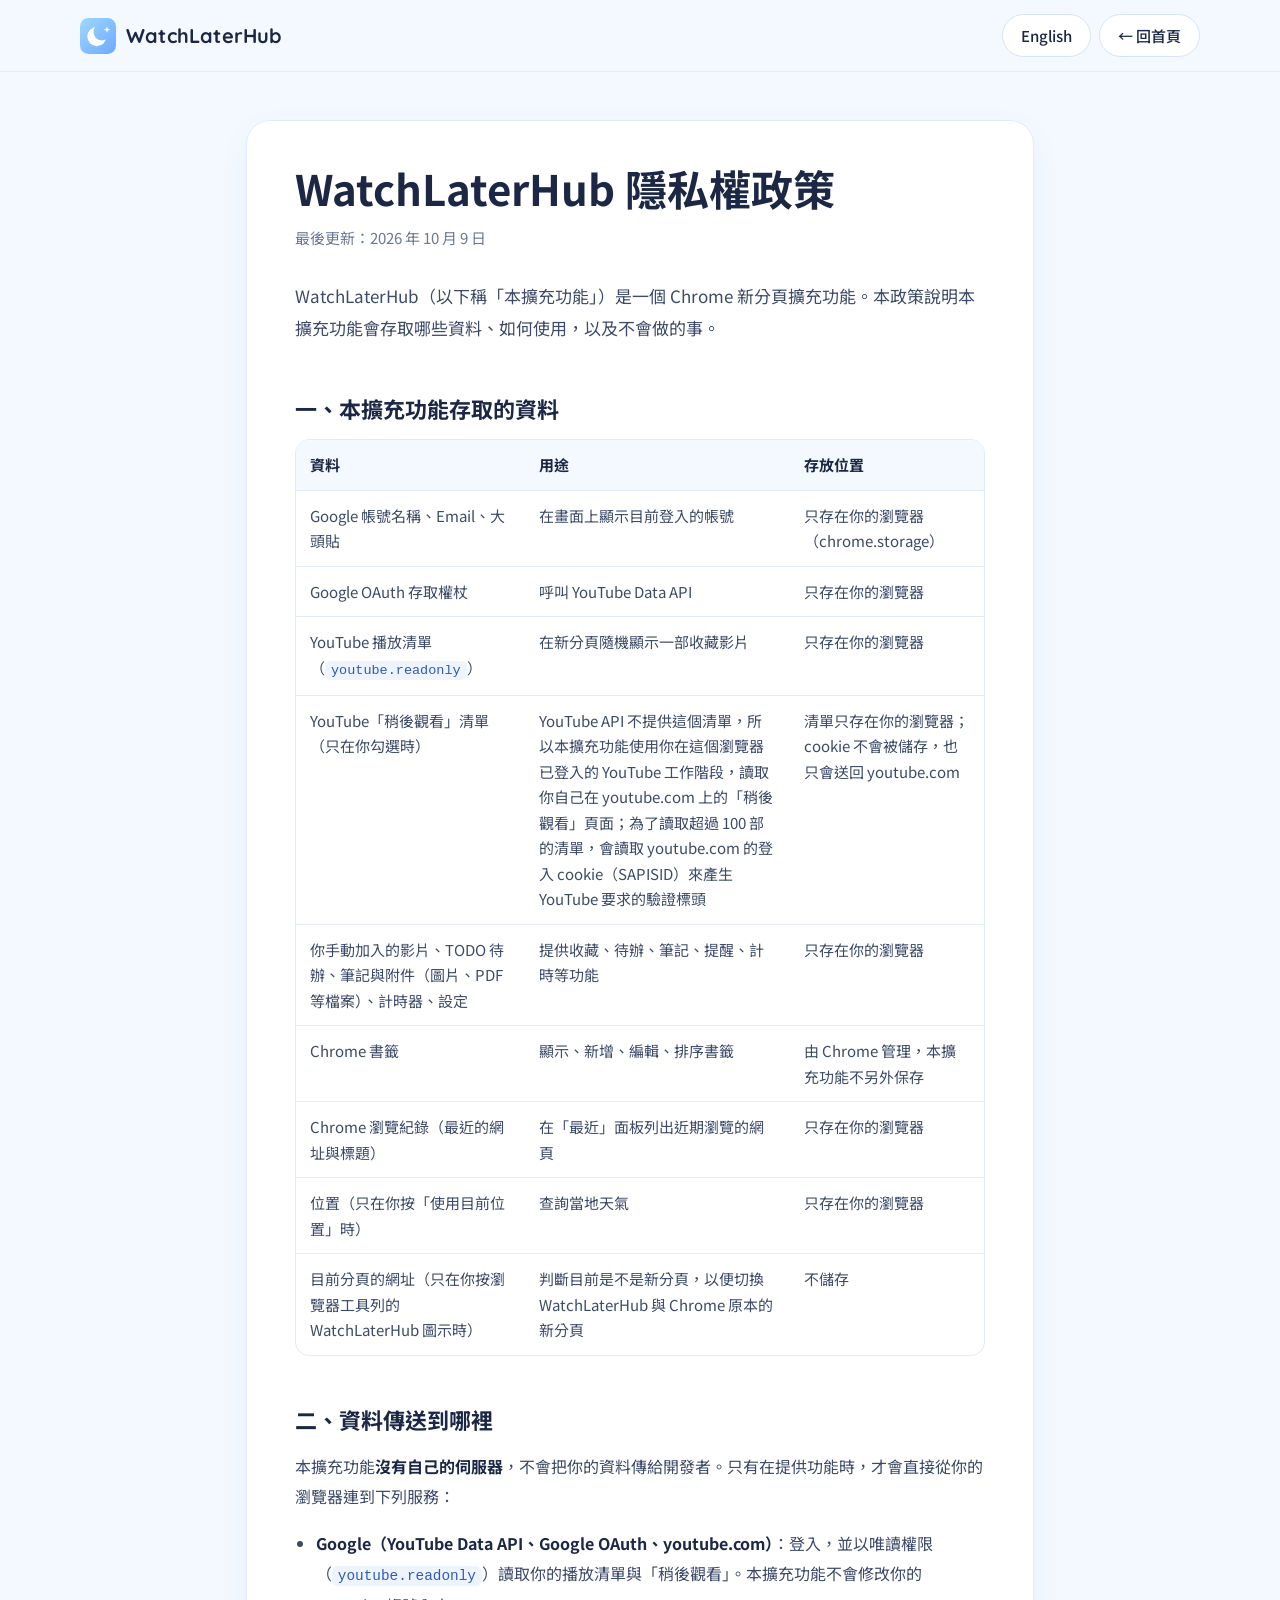
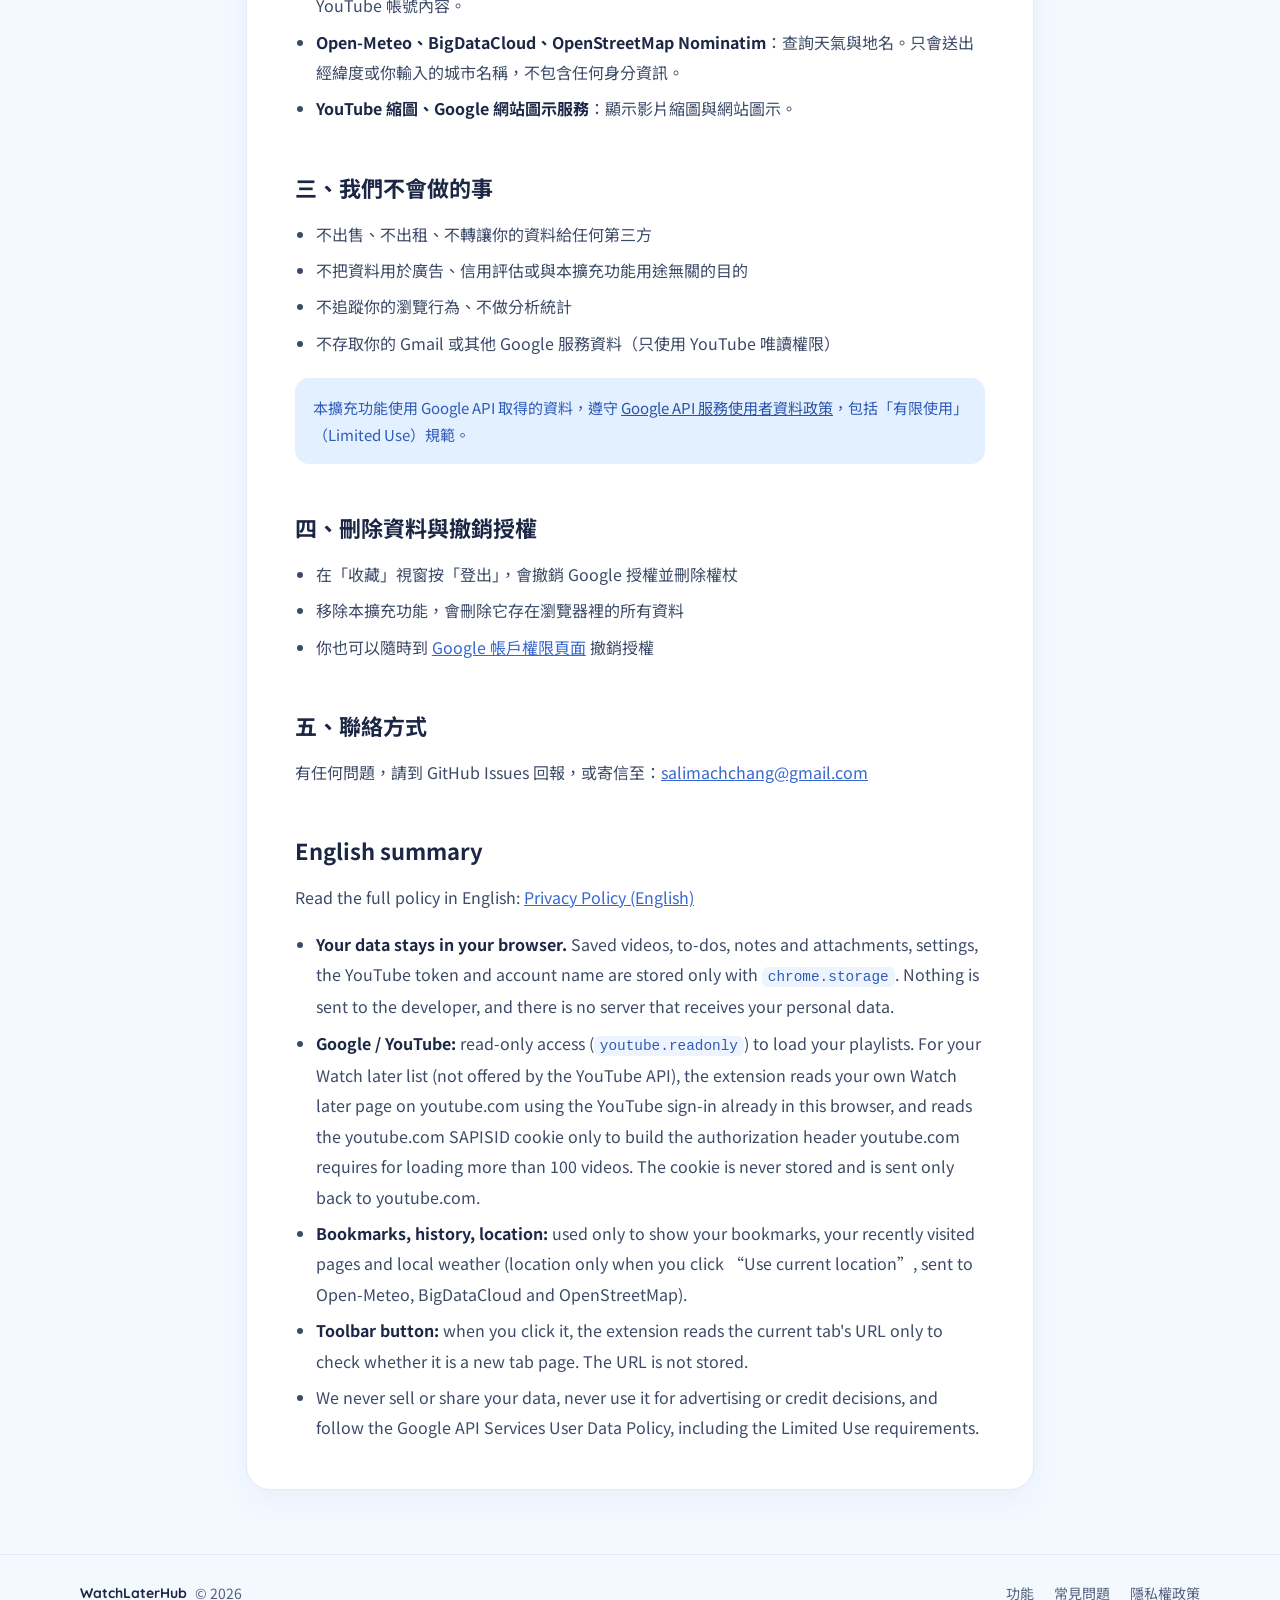
<file: docs/privacy.html>
<!doctype html>
<html lang="zh-Hant">
<head>
<meta charset="utf-8">
<meta name="viewport" content="width=device-width, initial-scale=1">
<title>隱私權政策｜WatchLaterHub</title>
<meta name="description" content="WatchLaterHub Chrome 擴充功能的隱私權政策：存取哪些資料、如何使用，以及不會做的事。">
<link rel="canonical" href="https://onepointzeroone.org/WatchLaterHub/privacy.html">
<link rel="alternate" hreflang="zh-Hant" href="https://onepointzeroone.org/WatchLaterHub/privacy.html">
<link rel="alternate" hreflang="en" href="https://onepointzeroone.org/WatchLaterHub/en/privacy.html">
<link rel="alternate" hreflang="x-default" href="https://onepointzeroone.org/WatchLaterHub/privacy.html">
<link rel="icon" type="image/png" sizes="32x32" href="icon32.png">
<link rel="icon" type="image/png" sizes="16x16" href="icon16.png">
<link rel="apple-touch-icon" href="icon128.png">
<link rel="preconnect" href="https://fonts.googleapis.com">
<link rel="preconnect" href="https://fonts.gstatic.com" crossorigin>
<link rel="stylesheet" href="https://fonts.googleapis.com/css2?family=Noto+Sans+TC:wght@400;500;700&amp;family=Quicksand:wght@600;700&amp;display=swap">
<style>
html{scroll-behavior:smooth}
body{margin:0;background:#F4F9FF;color:#1B2745;font-family:"Noto Sans TC","PingFang TC",sans-serif;-webkit-font-smoothing:antialiased}
a{color:#3767D0}a:hover{color:#2A52A8}
.wrap{min-height:100vh;display:flex;flex-direction:column}
header{position:sticky;top:0;z-index:5;background:rgba(244,249,255,.88);backdrop-filter:blur(10px);border-bottom:1px solid #E1ECFA}
nav{max-width:1120px;margin:0 auto;padding:14px 24px;display:flex;align-items:center;justify-content:space-between;gap:16px}
.brand{display:flex;align-items:center;gap:10px;text-decoration:none;color:#1B2745}
.brand span{font-family:Quicksand,sans-serif;font-weight:700;font-size:20px;letter-spacing:.2px}
.back{padding:10px 18px;border-radius:999px;background:#FFFFFF;border:1px solid #D5E3F6;color:#1B2745;text-decoration:none;font-size:15px;font-weight:500;white-space:nowrap}
main{max-width:820px;width:100%;margin:0 auto;padding:48px 16px 64px;box-sizing:border-box}
.card{background:#FFFFFF;border:1px solid #E1ECFA;border-radius:24px;padding:40px clamp(20px,5vw,48px);box-shadow:0 10px 30px rgba(55,103,208,.06)}
h1{margin:0 0 8px;font-size:clamp(30px,4.4vw,42px);line-height:1.3;font-weight:700}
.updated{margin:0 0 28px;color:#6A7894;font-size:15px}
.lead{margin:0;font-size:17px;line-height:1.9;color:#3D4B68}
h2{margin:44px 0 16px;font-size:22px;line-height:1.4;font-weight:700;padding-top:4px}
p,li{font-size:16px;line-height:1.9;color:#3D4B68}
ul{padding-left:1.3em;margin:0}
li{margin:6px 0}
strong{color:#1B2745}
code{font-family:ui-monospace,SFMono-Regular,Menlo,monospace;font-size:.9em;background:#EEF4FD;color:#2F5BB8;padding:2px 6px;border-radius:6px}
.table-wrap{overflow-x:auto;border:1px solid #E1ECFA;border-radius:14px}
table{width:100%;border-collapse:collapse;font-size:15px;min-width:560px}
th,td{text-align:left;vertical-align:top;padding:12px 14px;line-height:1.7;border-bottom:1px solid #E1ECFA}
th{background:#F4F9FF;color:#1B2745;font-weight:700;white-space:nowrap}
td{color:#3D4B68}
tr:last-child td{border-bottom:none}
.note{margin-top:20px;padding:16px 18px;border-radius:14px;background:#E3F0FF;color:#2F5BB8;font-size:15px;line-height:1.8}
.note a{color:#2A52A8}
footer{margin-top:auto;border-top:1px solid #E1ECFA}
.foot{max-width:1120px;margin:0 auto;padding:28px 24px;display:flex;flex-wrap:wrap;align-items:center;justify-content:space-between;gap:16px;font-size:14px;color:#55627D}
.foot a{color:#55627D;text-decoration:none}
.foot-links{display:flex;gap:20px;flex-wrap:wrap}
.nav-actions{display:flex;gap:8px}
@media (max-width:640px){nav{padding:12px 16px}.foot{padding:24px 16px}}
@media (max-width:420px){.back.home{display:none}}
</style>
</head>
<body>
<div class="wrap">

<header>
<nav>
<a class="brand" href="./">
<svg width="36" height="36" viewBox="0 0 128 128" aria-hidden="true"><defs><linearGradient id="lg1" x1="0" y1="0" x2="1" y2="1"><stop offset="0" stop-color="#9ED8FF"></stop><stop offset="1" stop-color="#6FA8FF"></stop></linearGradient><mask id="mk1"><rect width="128" height="128" fill="#fff"></rect><circle cx="78" cy="50" r="30" fill="#000"></circle></mask></defs><rect width="128" height="128" rx="30" fill="url(#lg1)"></rect><circle cx="60" cy="66" r="34" fill="#fff" mask="url(#mk1)"></circle><path d="M96 30 l3.2 7.8 7.8 3.2 -7.8 3.2 -3.2 7.8 -3.2 -7.8 -7.8 -3.2 7.8 -3.2 Z" fill="#fff"></path></svg>
<span>WatchLaterHub</span>
</a>
<div class="nav-actions">
<a class="back" href="en/privacy.html" hreflang="en" lang="en">English</a>
<a class="back home" href="./">← 回首頁</a>
</div>
</nav>
</header>

<main>
<article class="card">
<h1>WatchLaterHub 隱私權政策</h1>
<p class="updated">最後更新：2026 年 10 月 9 日</p>
<p class="lead">WatchLaterHub（以下稱「本擴充功能」）是一個 Chrome 新分頁擴充功能。本政策說明本擴充功能會存取哪些資料、如何使用，以及不會做的事。</p>

<h2 id="data">一、本擴充功能存取的資料</h2>
<div class="table-wrap">
<table>
<thead><tr><th>資料</th><th>用途</th><th>存放位置</th></tr></thead>
<tbody>
<tr><td>Google 帳號名稱、Email、大頭貼</td><td>在畫面上顯示目前登入的帳號</td><td>只存在你的瀏覽器（chrome.storage）</td></tr>
<tr><td>Google OAuth 存取權杖</td><td>呼叫 YouTube Data API</td><td>只存在你的瀏覽器</td></tr>
<tr><td>YouTube 播放清單（<code>youtube.readonly</code>）</td><td>在新分頁隨機顯示一部收藏影片</td><td>只存在你的瀏覽器</td></tr>
<tr><td>YouTube「稍後觀看」清單（只在你勾選時）</td><td>YouTube API 不提供這個清單，所以本擴充功能使用你在這個瀏覽器已登入的 YouTube 工作階段，讀取你自己在 youtube.com 上的「稍後觀看」頁面；為了讀取超過 100 部的清單，會讀取 youtube.com 的登入 cookie（SAPISID）來產生 YouTube 要求的驗證標頭</td><td>清單只存在你的瀏覽器；cookie 不會被儲存，也只會送回 youtube.com</td></tr>
<tr><td>你手動加入的影片、TODO 待辦、筆記與附件（圖片、PDF 等檔案）、計時器、設定</td><td>提供收藏、待辦、筆記、提醒、計時等功能</td><td>只存在你的瀏覽器</td></tr>
<tr><td>Chrome 書籤</td><td>顯示、新增、編輯、排序書籤</td><td>由 Chrome 管理，本擴充功能不另外保存</td></tr>
<tr><td>Chrome 瀏覽紀錄（最近的網址與標題）</td><td>在「最近」面板列出近期瀏覽的網頁</td><td>只存在你的瀏覽器</td></tr>
<tr><td>位置（只在你按「使用目前位置」時）</td><td>查詢當地天氣</td><td>只存在你的瀏覽器</td></tr>
<tr><td>目前分頁的網址（只在你按瀏覽器工具列的 WatchLaterHub 圖示時）</td><td>判斷目前是不是新分頁，以便切換 WatchLaterHub 與 Chrome 原本的新分頁</td><td>不儲存</td></tr>
</tbody>
</table>
</div>

<h2 id="sharing">二、資料傳送到哪裡</h2>
<p>本擴充功能<strong>沒有自己的伺服器</strong>，不會把你的資料傳給開發者。只有在提供功能時，才會直接從你的瀏覽器連到下列服務：</p>
<ul>
<li><strong>Google（YouTube Data API、Google OAuth、youtube.com）</strong>：登入，並以唯讀權限（<code>youtube.readonly</code>）讀取你的播放清單與「稍後觀看」。本擴充功能不會修改你的 YouTube 帳號內容。</li>
<li><strong>Open-Meteo、BigDataCloud、OpenStreetMap Nominatim</strong>：查詢天氣與地名。只會送出經緯度或你輸入的城市名稱，不包含任何身分資訊。</li>
<li><strong>YouTube 縮圖、Google 網站圖示服務</strong>：顯示影片縮圖與網站圖示。</li>
</ul>

<h2 id="never">三、我們不會做的事</h2>
<ul>
<li>不出售、不出租、不轉讓你的資料給任何第三方</li>
<li>不把資料用於廣告、信用評估或與本擴充功能用途無關的目的</li>
<li>不追蹤你的瀏覽行為、不做分析統計</li>
<li>不存取你的 Gmail 或其他 Google 服務資料（只使用 YouTube 唯讀權限）</li>
</ul>
<p class="note">本擴充功能使用 Google API 取得的資料，遵守 <a href="https://developers.google.com/terms/api-services-user-data-policy" target="_blank" rel="noopener">Google API 服務使用者資料政策</a>，包括「有限使用」（Limited Use）規範。</p>

<h2 id="delete">四、刪除資料與撤銷授權</h2>
<ul>
<li>在「收藏」視窗按「登出」，會撤銷 Google 授權並刪除權杖</li>
<li>移除本擴充功能，會刪除它存在瀏覽器裡的所有資料</li>
<li>你也可以隨時到 <a href="https://myaccount.google.com/permissions" target="_blank" rel="noopener">Google 帳戶權限頁面</a> 撤銷授權</li>
</ul>

<h2 id="contact">五、聯絡方式</h2>
<p>有任何問題，請到 GitHub Issues 回報，或寄信至：<a href="mailto:salimachchang@gmail.com">salimachchang@gmail.com</a></p>

<h2 id="en" lang="en">English summary</h2>
<p lang="en">Read the full policy in English: <a href="en/privacy.html">Privacy Policy (English)</a></p>
<ul lang="en">
<li><strong>Your data stays in your browser.</strong> Saved videos, to-dos, notes and attachments, settings, the YouTube token and account name are stored only with <code>chrome.storage</code>. Nothing is sent to the developer, and there is no server that receives your personal data.</li>
<li><strong>Google / YouTube:</strong> read-only access (<code>youtube.readonly</code>) to load your playlists. For your Watch later list (not offered by the YouTube API), the extension reads your own Watch later page on youtube.com using the YouTube sign-in already in this browser, and reads the youtube.com SAPISID cookie only to build the authorization header youtube.com requires for loading more than 100 videos. The cookie is never stored and is sent only back to youtube.com.</li>
<li><strong>Bookmarks, history, location:</strong> used only to show your bookmarks, your recently visited pages and local weather (location only when you click “Use current location”, sent to Open-Meteo, BigDataCloud and OpenStreetMap).</li>
<li><strong>Toolbar button:</strong> when you click it, the extension reads the current tab's URL only to check whether it is a new tab page. The URL is not stored.</li>
<li>We never sell or share your data, never use it for advertising or credit decisions, and follow the Google API Services User Data Policy, including the Limited Use requirements.</li>
</ul>
</article>
</main>

<footer>
<div class="foot">
<span style="display:flex;align-items:center;gap:8px;"><span style="font-family:Quicksand,sans-serif;font-weight:700;color:#1B2745;">WatchLaterHub</span>© 2026</span>
<div class="foot-links">
<a href="./#features">功能</a>
<a href="./#faq">常見問題</a>
<a href="privacy.html" aria-current="page">隱私權政策</a>
</div>
</div>
</footer>

</div>
</body>
</html>
</file>
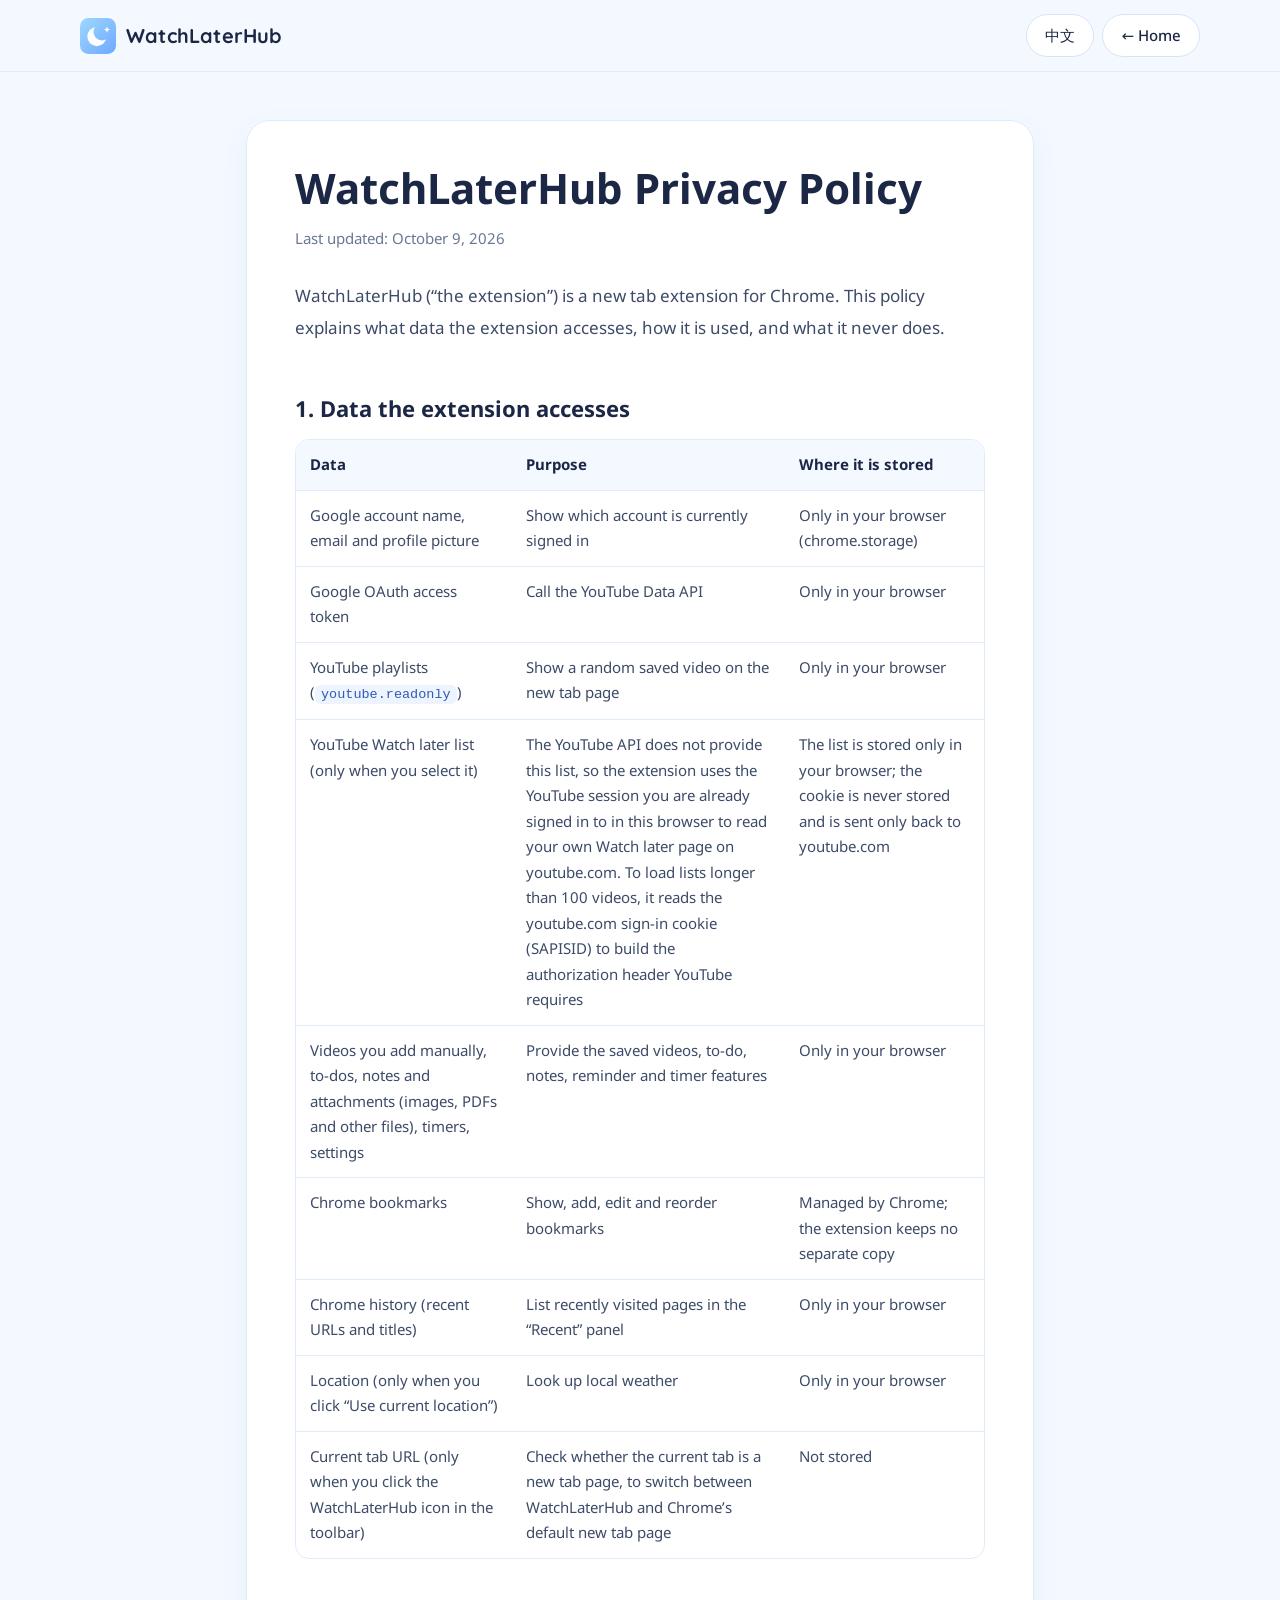
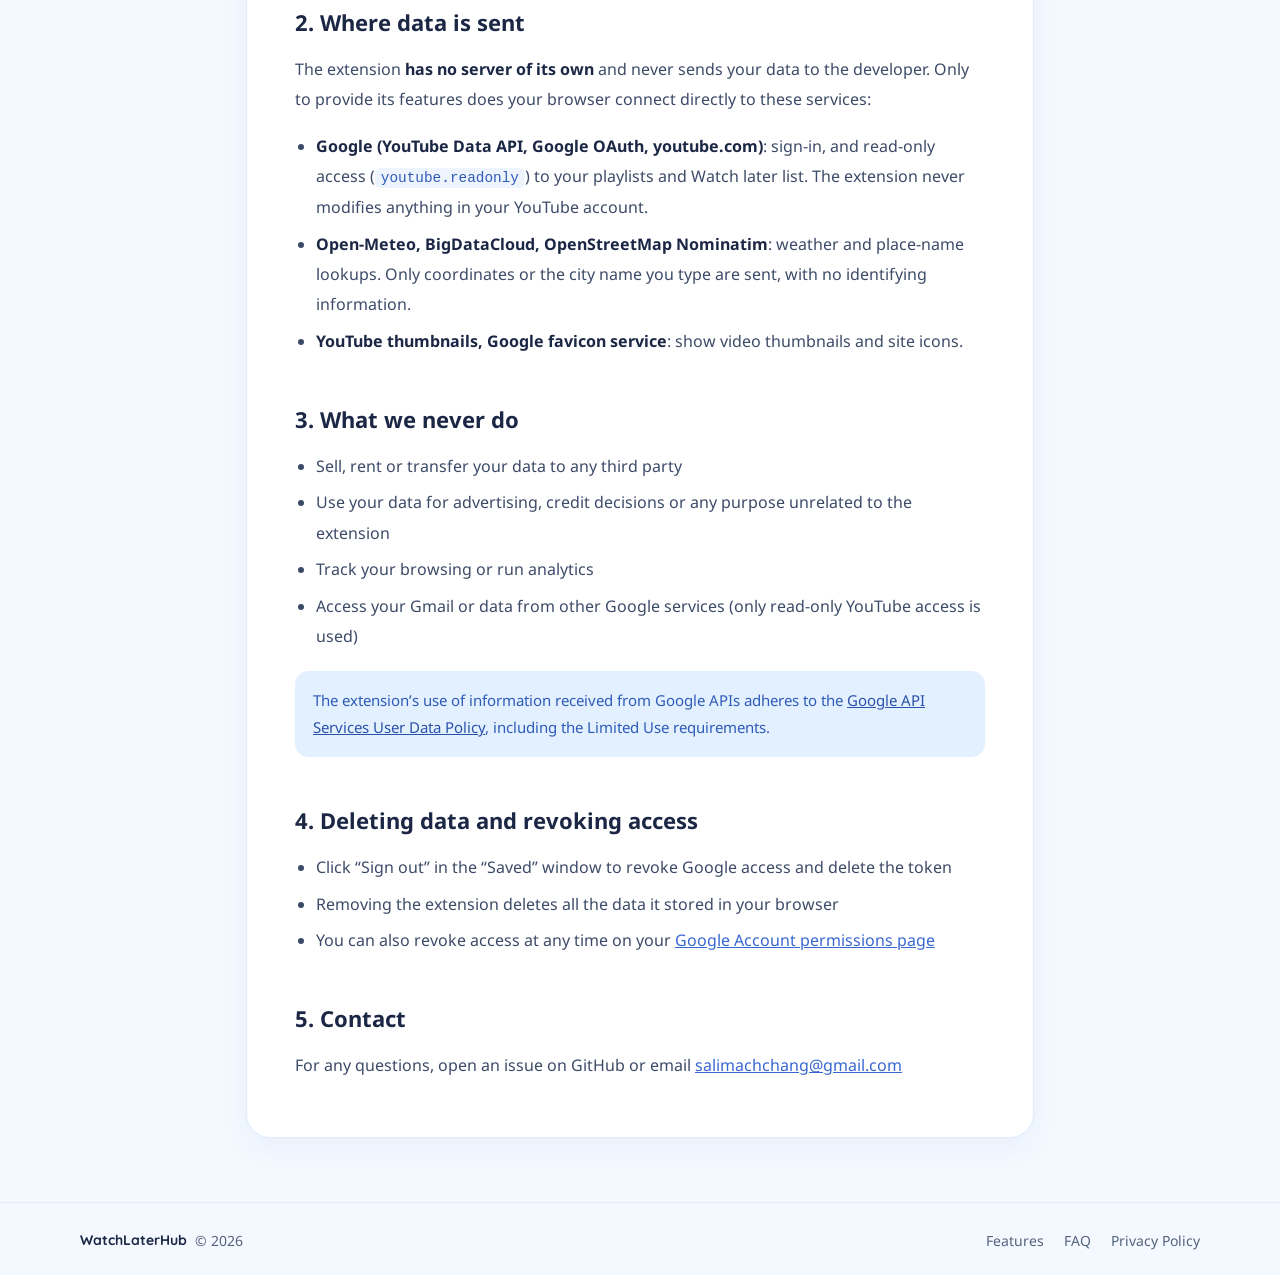
<file: docs/en/privacy.html>
<!doctype html>
<html lang="en">
<head>
<meta charset="utf-8">
<meta name="viewport" content="width=device-width, initial-scale=1">
<title>Privacy Policy – WatchLaterHub</title>
<meta name="description" content="Privacy policy for the WatchLaterHub Chrome extension: what data it accesses, how it is used, and what it never does.">
<link rel="canonical" href="https://onepointzeroone.org/WatchLaterHub/en/privacy.html">
<link rel="alternate" hreflang="zh-Hant" href="https://onepointzeroone.org/WatchLaterHub/privacy.html">
<link rel="alternate" hreflang="en" href="https://onepointzeroone.org/WatchLaterHub/en/privacy.html">
<link rel="alternate" hreflang="x-default" href="https://onepointzeroone.org/WatchLaterHub/privacy.html">
<link rel="icon" type="image/png" sizes="32x32" href="../icon32.png">
<link rel="icon" type="image/png" sizes="16x16" href="../icon16.png">
<link rel="apple-touch-icon" href="../icon128.png">
<link rel="preconnect" href="https://fonts.googleapis.com">
<link rel="preconnect" href="https://fonts.gstatic.com" crossorigin>
<link rel="stylesheet" href="https://fonts.googleapis.com/css2?family=Noto+Sans:wght@400;500;700&amp;family=Quicksand:wght@600;700&amp;display=swap">
<style>
html{scroll-behavior:smooth}
body{margin:0;background:#F4F9FF;color:#1B2745;font-family:"Noto Sans",system-ui,sans-serif;-webkit-font-smoothing:antialiased}
a{color:#3767D0}a:hover{color:#2A52A8}
.wrap{min-height:100vh;display:flex;flex-direction:column}
header{position:sticky;top:0;z-index:5;background:rgba(244,249,255,.88);backdrop-filter:blur(10px);border-bottom:1px solid #E1ECFA}
nav{max-width:1120px;margin:0 auto;padding:14px 24px;display:flex;align-items:center;justify-content:space-between;gap:16px}
.brand{display:flex;align-items:center;gap:10px;text-decoration:none;color:#1B2745}
.brand span{font-family:Quicksand,sans-serif;font-weight:700;font-size:20px;letter-spacing:.2px}
.back{padding:10px 18px;border-radius:999px;background:#FFFFFF;border:1px solid #D5E3F6;color:#1B2745;text-decoration:none;font-size:15px;font-weight:500;white-space:nowrap}
main{max-width:820px;width:100%;margin:0 auto;padding:48px 16px 64px;box-sizing:border-box}
.card{background:#FFFFFF;border:1px solid #E1ECFA;border-radius:24px;padding:40px clamp(20px,5vw,48px);box-shadow:0 10px 30px rgba(55,103,208,.06)}
h1{margin:0 0 8px;font-size:clamp(30px,4.4vw,42px);line-height:1.3;font-weight:700}
.updated{margin:0 0 28px;color:#6A7894;font-size:15px}
.lead{margin:0;font-size:17px;line-height:1.9;color:#3D4B68}
h2{margin:44px 0 16px;font-size:22px;line-height:1.4;font-weight:700;padding-top:4px}
p,li{font-size:16px;line-height:1.9;color:#3D4B68}
ul{padding-left:1.3em;margin:0}
li{margin:6px 0}
strong{color:#1B2745}
code{font-family:ui-monospace,SFMono-Regular,Menlo,monospace;font-size:.9em;background:#EEF4FD;color:#2F5BB8;padding:2px 6px;border-radius:6px}
.table-wrap{overflow-x:auto;border:1px solid #E1ECFA;border-radius:14px}
table{width:100%;border-collapse:collapse;font-size:15px;min-width:560px}
th,td{text-align:left;vertical-align:top;padding:12px 14px;line-height:1.7;border-bottom:1px solid #E1ECFA}
th{background:#F4F9FF;color:#1B2745;font-weight:700;white-space:nowrap}
td{color:#3D4B68}
tr:last-child td{border-bottom:none}
.note{margin-top:20px;padding:16px 18px;border-radius:14px;background:#E3F0FF;color:#2F5BB8;font-size:15px;line-height:1.8}
.note a{color:#2A52A8}
footer{margin-top:auto;border-top:1px solid #E1ECFA}
.foot{max-width:1120px;margin:0 auto;padding:28px 24px;display:flex;flex-wrap:wrap;align-items:center;justify-content:space-between;gap:16px;font-size:14px;color:#55627D}
.foot a{color:#55627D;text-decoration:none}
.foot-links{display:flex;gap:20px;flex-wrap:wrap}
.nav-actions{display:flex;gap:8px}
@media (max-width:640px){nav{padding:12px 16px}.foot{padding:24px 16px}}
@media (max-width:420px){.back.home{display:none}}
</style>
</head>
<body>
<div class="wrap">

<header>
<nav>
<a class="brand" href="./">
<svg width="36" height="36" viewBox="0 0 128 128" aria-hidden="true"><defs><linearGradient id="lg1" x1="0" y1="0" x2="1" y2="1"><stop offset="0" stop-color="#9ED8FF"></stop><stop offset="1" stop-color="#6FA8FF"></stop></linearGradient><mask id="mk1"><rect width="128" height="128" fill="#fff"></rect><circle cx="78" cy="50" r="30" fill="#000"></circle></mask></defs><rect width="128" height="128" rx="30" fill="url(#lg1)"></rect><circle cx="60" cy="66" r="34" fill="#fff" mask="url(#mk1)"></circle><path d="M96 30 l3.2 7.8 7.8 3.2 -7.8 3.2 -3.2 7.8 -3.2 -7.8 -7.8 -3.2 7.8 -3.2 Z" fill="#fff"></path></svg>
<span>WatchLaterHub</span>
</a>
<div class="nav-actions">
<a class="back" href="../privacy.html" hreflang="zh-Hant" lang="zh-Hant">中文</a>
<a class="back home" href="./">← Home</a>
</div>
</nav>
</header>

<main>
<article class="card">
<h1>WatchLaterHub Privacy Policy</h1>
<p class="updated">Last updated: October 9, 2026</p>
<p class="lead">WatchLaterHub (“the extension”) is a new tab extension for Chrome. This policy explains what data the extension accesses, how it is used, and what it never does.</p>

<h2 id="data">1. Data the extension accesses</h2>
<div class="table-wrap">
<table>
<thead><tr><th>Data</th><th>Purpose</th><th>Where it is stored</th></tr></thead>
<tbody>
<tr><td>Google account name, email and profile picture</td><td>Show which account is currently signed in</td><td>Only in your browser (chrome.storage)</td></tr>
<tr><td>Google OAuth access token</td><td>Call the YouTube Data API</td><td>Only in your browser</td></tr>
<tr><td>YouTube playlists (<code>youtube.readonly</code>)</td><td>Show a random saved video on the new tab page</td><td>Only in your browser</td></tr>
<tr><td>YouTube Watch later list (only when you select it)</td><td>The YouTube API does not provide this list, so the extension uses the YouTube session you are already signed in to in this browser to read your own Watch later page on youtube.com. To load lists longer than 100 videos, it reads the youtube.com sign-in cookie (SAPISID) to build the authorization header YouTube requires</td><td>The list is stored only in your browser; the cookie is never stored and is sent only back to youtube.com</td></tr>
<tr><td>Videos you add manually, to-dos, notes and attachments (images, PDFs and other files), timers, settings</td><td>Provide the saved videos, to-do, notes, reminder and timer features</td><td>Only in your browser</td></tr>
<tr><td>Chrome bookmarks</td><td>Show, add, edit and reorder bookmarks</td><td>Managed by Chrome; the extension keeps no separate copy</td></tr>
<tr><td>Chrome history (recent URLs and titles)</td><td>List recently visited pages in the “Recent” panel</td><td>Only in your browser</td></tr>
<tr><td>Location (only when you click “Use current location”)</td><td>Look up local weather</td><td>Only in your browser</td></tr>
<tr><td>Current tab URL (only when you click the WatchLaterHub icon in the toolbar)</td><td>Check whether the current tab is a new tab page, to switch between WatchLaterHub and Chrome’s default new tab page</td><td>Not stored</td></tr>
</tbody>
</table>
</div>

<h2 id="sharing">2. Where data is sent</h2>
<p>The extension <strong>has no server of its own</strong> and never sends your data to the developer. Only to provide its features does your browser connect directly to these services:</p>
<ul>
<li><strong>Google (YouTube Data API, Google OAuth, youtube.com)</strong>: sign-in, and read-only access (<code>youtube.readonly</code>) to your playlists and Watch later list. The extension never modifies anything in your YouTube account.</li>
<li><strong>Open-Meteo, BigDataCloud, OpenStreetMap Nominatim</strong>: weather and place-name lookups. Only coordinates or the city name you type are sent, with no identifying information.</li>
<li><strong>YouTube thumbnails, Google favicon service</strong>: show video thumbnails and site icons.</li>
</ul>

<h2 id="never">3. What we never do</h2>
<ul>
<li>Sell, rent or transfer your data to any third party</li>
<li>Use your data for advertising, credit decisions or any purpose unrelated to the extension</li>
<li>Track your browsing or run analytics</li>
<li>Access your Gmail or data from other Google services (only read-only YouTube access is used)</li>
</ul>
<p class="note">The extension’s use of information received from Google APIs adheres to the <a href="https://developers.google.com/terms/api-services-user-data-policy" target="_blank" rel="noopener">Google API Services User Data Policy</a>, including the Limited Use requirements.</p>

<h2 id="delete">4. Deleting data and revoking access</h2>
<ul>
<li>Click “Sign out” in the “Saved” window to revoke Google access and delete the token</li>
<li>Removing the extension deletes all the data it stored in your browser</li>
<li>You can also revoke access at any time on your <a href="https://myaccount.google.com/permissions" target="_blank" rel="noopener">Google Account permissions page</a></li>
</ul>

<h2 id="contact">5. Contact</h2>
<p>For any questions, open an issue on GitHub or email <a href="mailto:salimachchang@gmail.com">salimachchang@gmail.com</a></p>
</article>
</main>

<footer>
<div class="foot">
<span style="display:flex;align-items:center;gap:8px;"><span style="font-family:Quicksand,sans-serif;font-weight:700;color:#1B2745;">WatchLaterHub</span>© 2026</span>
<div class="foot-links">
<a href="./#features">Features</a>
<a href="./#faq">FAQ</a>
<a href="privacy.html" aria-current="page">Privacy Policy</a>
</div>
</div>
</footer>

</div>
</body>
</html>
</file>
